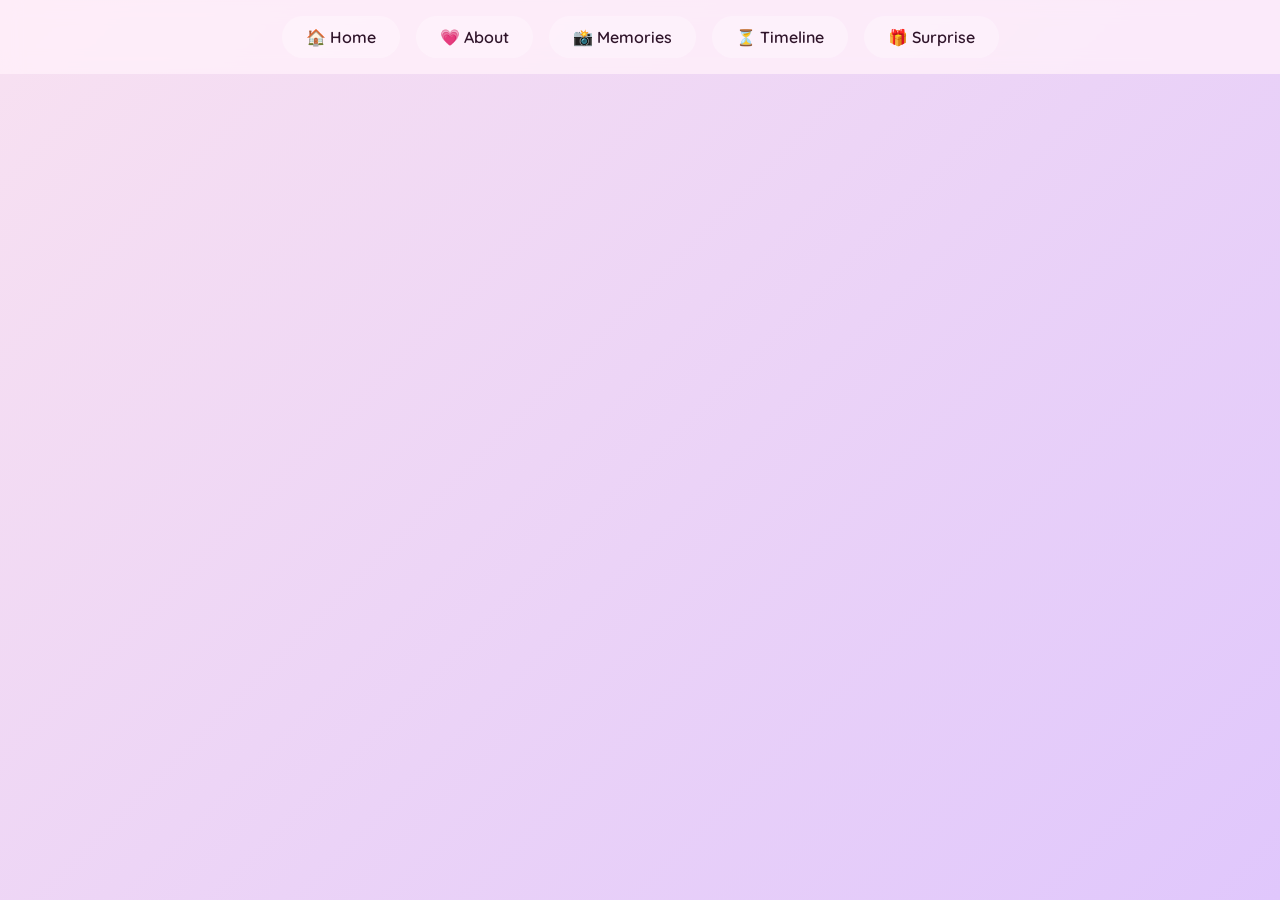
<file: index.html>
<!DOCTYPE html>
<html lang="en">
<head>
    <meta charset="UTF-8">
    <meta name="viewport" content="width=device-width, initial-scale=1.0">
    <title>Happy Birthday Shama Parween 🎂</title>
    
    <!-- Google Fonts -->
    <link href="https://fonts.googleapis.com/css2?family=Quicksand:wght@400;600;700&family=Dancing+Script:wght@700&family=Great+Vibes&family=Poppins:wght@800&display=swap" rel="stylesheet">
    
    <!-- Font Awesome Icons -->
    <link rel="stylesheet" href="https://cdnjs.cloudflare.com/ajax/libs/font-awesome/6.0.0-beta3/css/all.min.css">
    
    <!-- CSS File -->
    <link rel="stylesheet" href="style.css">
</head>
<body>
    <!-- Navigation Bar -->
    <nav class="navbar">
        <a href="index.html">🏠 Home</a>
        <a href="about.html">💗 About</a>
        <a href="memories.html">📸 Memories</a>
        <a href="timeline.html">⏳ Timeline</a>
        <a href="surprise.html">🎁 Surprise</a>
    </nav>

    <!-- COUNTDOWN OVERLAY -->
    <div id="countdown-overlay" class="countdown-overlay">
        <div class="countdown-container">
            <h2 class="countdown-title">✨ जन्मदिन की तैयारी ✨</h2>
            <div class="countdown-wrapper">
                <div id="countdown-number" class="countdown-number">10</div>
            </div>
            <p class="countdown-message">कुछ ही पलों में शुरू होगा जादू...</p>
            <div class="countdown-hearts">
                <i class="fas fa-heart"></i>
                <i class="fas fa-heart"></i>
                <i class="fas fa-heart"></i>
                <i class="fas fa-heart"></i>
                <i class="fas fa-heart"></i>
            </div>
        </div>
    </div>

    <!-- BIRTHDAY WISH - MD ABU HASAN to SHAHNA PARWEEN -->
    <div id="birthday-wish" class="birthday-wish-container" style="display: none;">
        <div class="birthday-wish-content">
            <div class="wish-background">
                <div class="wish-particle"></div>
                <div class="wish-particle"></div>
                <div class="wish-particle"></div>
                <div class="wish-particle"></div>
                <div class="wish-particle"></div>
            </div>
            
            <div class="wish-main">
                <!-- From - MD Abu Hasan -->
                <div class="wish-from">
                    <span class="from-text">💝 MD ABU HASAN 💝</span>
                </div>
                
                <!-- Wishing Text -->
                <div class="wish-heart">
                    <i class="fas fa-heart"></i>
                    <i class="fas fa-heart"></i>
                    <i class="fas fa-heart"></i>
                </div>
                
                <div class="wish-message-line">
                    <span class="message-text">Wishing Happy Birthday to</span>
                </div>
                
                <!-- To - Shahnaz Parween (Main Birthday Person) -->
                <div class="wish-name-container">
                    <span class="wish-name">SHAMA</span>
                    <span class="wish-name">PARWEEN</span>
                </div>
                
                <div class="wish-decoration">
                    <i class="fas fa-star"></i>
                    <i class="fas fa-star"></i>
                    <i class="fas fa-star"></i>
                    <i class="fas fa-star"></i>
                    <i class="fas fa-star"></i>
                </div>
                
                <p class="wish-message">तुम्हारे बिना अधूरा हूँ, तुम ही मेरी पूर्णता हो 💕</p>
            </div>
            
            <div class="wish-progress">
                <div class="progress-bar" id="progressBar"></div>
            </div>
            
            <p class="wish-continue" id="continue-text">जारी रखने के लिए क्लिक करें ➡️</p>
        </div>
    </div>

    <!-- MAIN CONTENT (Home Page) -->
    <div id="main-content" style="display: none;">
        <div class="hero">
            <h1 class="glow-text">Happy Birthday <span class="name rainbow-text">Shama parween</span> ❤️</h1>
            
            <div class="shayari-box glass-card">
                <div class="shayari-container">
                    <div class="stylish-shayari-line">"तेरी आँखों में खो जाऊं,</div>
                    <div class="stylish-shayari-line">तेरी बाहों में सो जाऊं,</div>
                    <div class="stylish-shayari-line">तू मिली तो मिल गया जहाँ,</div>
                    <div class="stylish-shayari-line">अब और क्या पाऊं..."</div>
                </div>
            </div>
            
            <div id="typing-text" class="typing-pro"></div>
            
            <div class="hearts-3d">
                <i class="fas fa-heart heart-3d"></i>
                <i class="fas fa-heart heart-3d"></i>
                <i class="fas fa-heart heart-3d"></i>
                <i class="fas fa-heart heart-3d"></i>
                <i class="fas fa-heart heart-3d"></i>
            </div>
            
            <button class="magnetic-btn ripple" onclick="showDailyQuote()">
                <i class="fas fa-heart"></i> Daily Love Quote
            </button>
            
            <div id="daily-quote" class="daily-quote glass-card"></div>
        </div>
    </div>

    <!-- FOOTER -->
    <footer id="footer" class="footer" style="display: none;">
        <p class="wave-text">💗 तेरे बिना अधूरा हूँ, तू ही मेरी पूर्णता है 💗</p>
    </footer>

    <script src="script.js"></script>
</body>
</html>
</file>
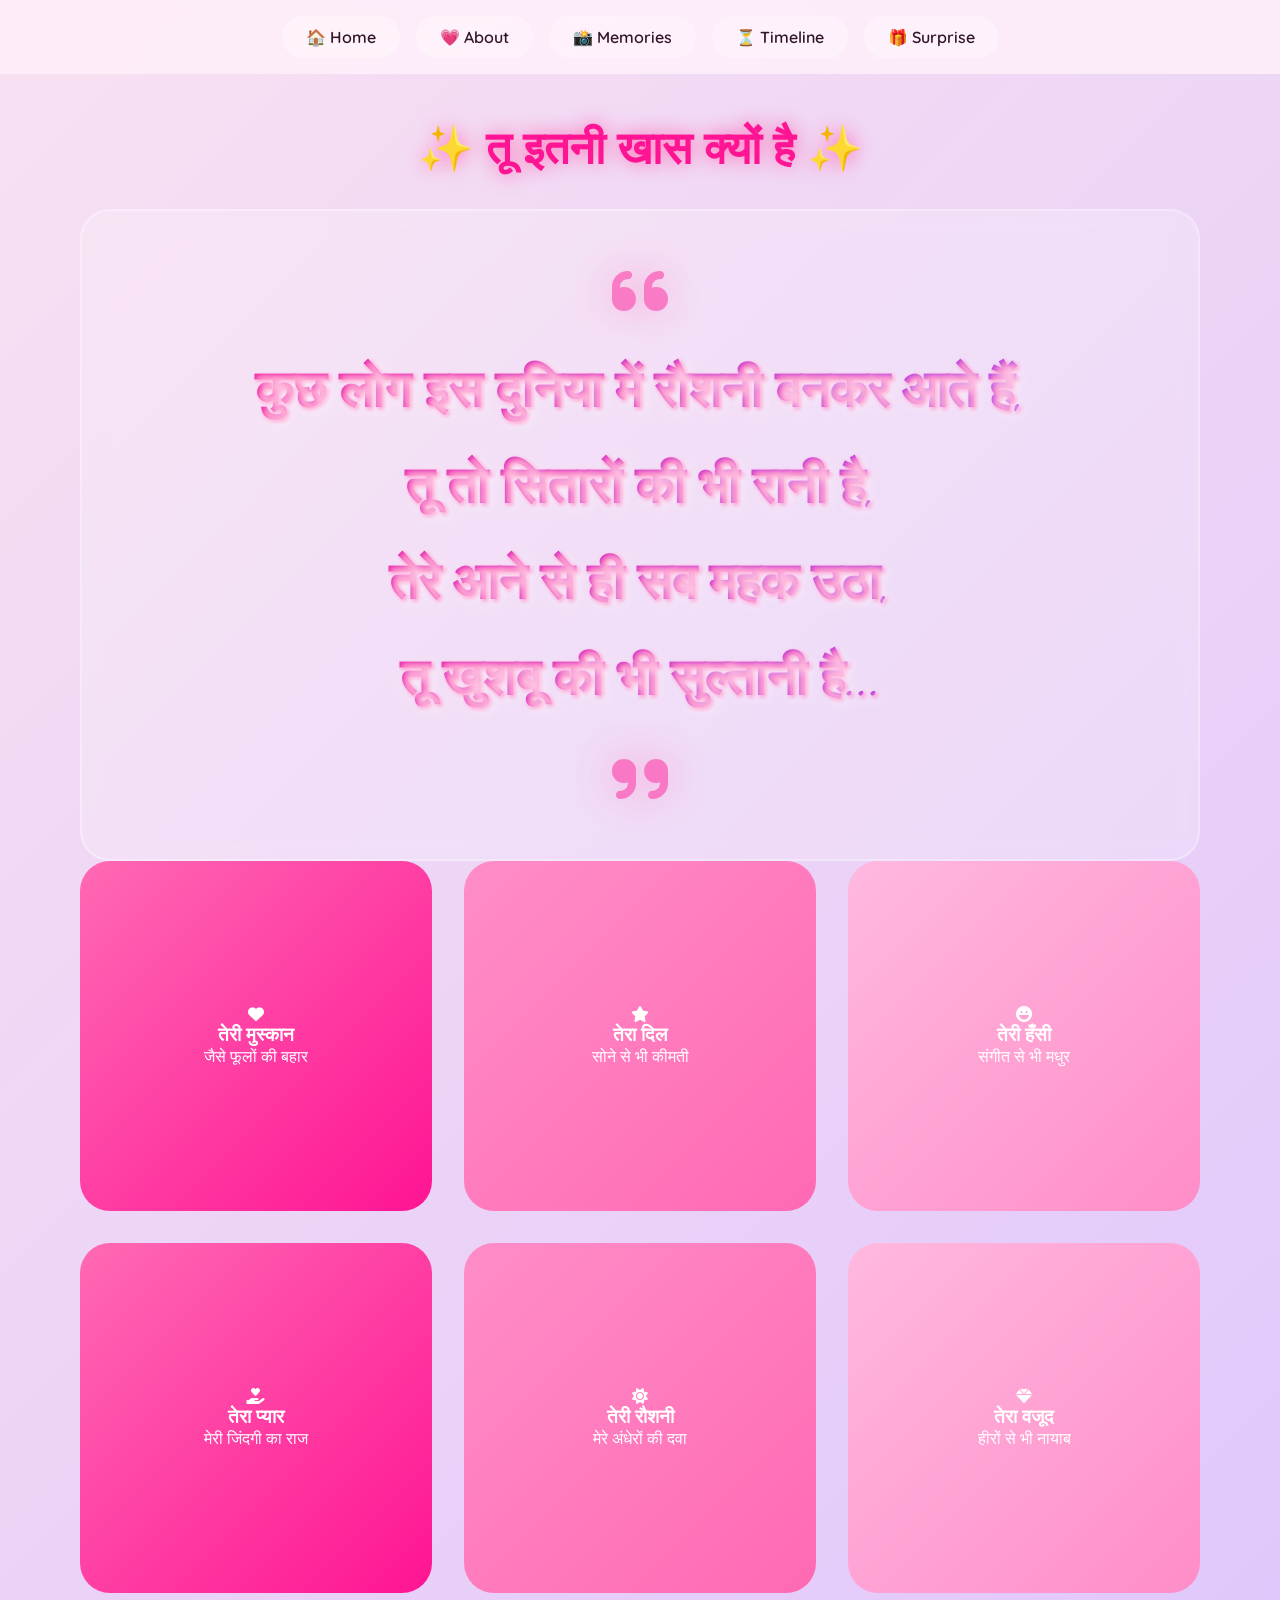
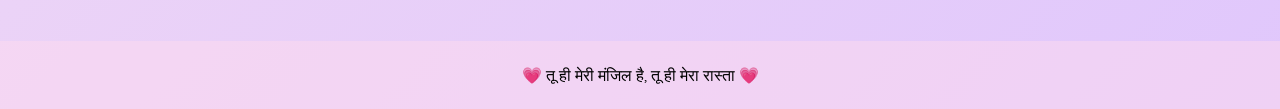
<file: about.html>
<!DOCTYPE html>
<html lang="en">
<head>
    <meta charset="UTF-8">
    <meta name="viewport" content="width=device-width, initial-scale=1.0">
    <title>Why You're Special 💗</title>
    
    <!-- Google Fonts -->
    <link href="https://fonts.googleapis.com/css2?family=Quicksand:wght@400;600;700&family=Dancing+Script:wght@700&display=swap" rel="stylesheet">
    
    <!-- Font Awesome Icons -->
    <link rel="stylesheet" href="https://cdnjs.cloudflare.com/ajax/libs/font-awesome/6.0.0-beta3/css/all.min.css">
    
    <!-- CSS File -->
    <link rel="stylesheet" href="style.css">
</head>
<body>
    <!-- Navigation Bar -->
    <nav class="navbar">
        <a href="index.html">🏠 Home</a>
        <a href="about.html">💗 About</a>
        <a href="memories.html">📸 Memories</a>
        <a href="timeline.html">⏳ Timeline</a>
        <a href="surprise.html">🎁 Surprise</a>
    </nav>

    <!-- Main Content -->
    <div class="wrapper">
        <h2 class="page-title glow-text">✨ तू इतनी खास क्यों है ✨</h2>
        
        <!-- Featured Shayari -->
        <!-- Featured Shayari - YEH LAGAO -->
         <div class="featured-shayari glass-card">
            <i class="fas fa-quote-left quote-icon"></i>
            <div class="featured-shayari-text">
             <div class="shayari-line-big">कुछ लोग इस दुनिया में रौशनी बनकर आते हैं,</div>
             <div class="shayari-line-big">तू तो सितारों की भी रानी है,</div>
             <div class="shayari-line-big">तेरे आने से ही सब महक उठा,</div>
             <div class="shayari-line-big">तू खुशबू की भी सुल्तानी है...</div>
            </div>
            <i class="fas fa-quote-right quote-icon"></i>
         </div>
        
        <!-- 3D Cards Grid -->
        <div class="card-grid-3d">
            <!-- Card 1 -->
            <div class="card-3d">
                <div class="card-inner">
                    <div class="card-front" style="background: linear-gradient(135deg, #ff69b4, #ff1493);">
                        <i class="fas fa-heart card-icon"></i>
                        <h3>तेरी मुस्कान</h3>
                        <p>जैसे फूलों की बहार</p>
                    </div>
                    <!-- Card Back mein yeh lagao -->
                    <div class="card-back" style="background: linear-gradient(135deg, #c77dff, #9f4dff);">
                     <div class="card-shayari">"तेरी हँसी से महके फिजाएं"</div>
                     <i class="fas fa-star card-icon-small"></i>
                    </div>
                </div>
            </div>
            
            <!-- Card 2 -->
            <div class="card-3d">
                <div class="card-inner">
                    <div class="card-front" style="background: linear-gradient(135deg, #ff8dc7, #ff69b4);">
                        <i class="fas fa-star card-icon"></i>
                        <h3>तेरा दिल</h3>
                        <p>सोने से भी कीमती</p>
                    </div>
                    <div class="card-back" style="background: linear-gradient(135deg, #9f4dff, #7d3cff);">
                        <p class="shayari-small">"दिल तेरा कितना प्यारा है"</p>
                        <i class="fas fa-heart"></i>
                    </div>
                </div>
            </div>
            
            <!-- Card 3 -->
            <div class="card-3d">
                <div class="card-inner">
                    <div class="card-front" style="background: linear-gradient(135deg, #ffb8e0, #ff8dc7);">
                        <i class="fas fa-laugh card-icon"></i>
                        <h3>तेरी हँसी</h3>
                        <p>संगीत से भी मधुर</p>
                    </div>
                    <div class="card-back" style="background: linear-gradient(135deg, #7d3cff, #5a2dff);">
                        <p class="shayari-small">"हँसी तेरी बहुत सुहानी है"</p>
                        <i class="fas fa-music"></i>
                    </div>
                </div>
            </div>
            
            <!-- Card 4 -->
            <div class="card-3d">
                <div class="card-inner">
                    <div class="card-front" style="background: linear-gradient(135deg, #ff69b4, #ff1493);">
                        <i class="fas fa-hand-holding-heart card-icon"></i>
                        <h3>तेरा प्यार</h3>
                        <p>मेरी जिंदगी का राज</p>
                    </div>
                    <div class="card-back" style="background: linear-gradient(135deg, #5a2dff, #3a1fff);">
                        <p class="shayari-small">"प्यार तेरा ही सहारा है"</p>
                        <i class="fas fa-heartbeat"></i>
                    </div>
                </div>
            </div>
            
            <!-- Card 5 -->
            <div class="card-3d">
                <div class="card-inner">
                    <div class="card-front" style="background: linear-gradient(135deg, #ff8dc7, #ff69b4);">
                        <i class="fas fa-sun card-icon"></i>
                        <h3>तेरी रौशनी</h3>
                        <p>मेरे अंधेरों की दवा</p>
                    </div>
                    <div class="card-back" style="background: linear-gradient(135deg, #3a1fff, #1a0fff);">
                        <p class="shayari-small">"तू रौशनी है मेरी"</p>
                        <i class="fas fa-sun"></i>
                    </div>
                </div>
            </div>
            
            <!-- Card 6 -->
            <div class="card-3d">
                <div class="card-inner">
                    <div class="card-front" style="background: linear-gradient(135deg, #ffb8e0, #ff8dc7);">
                        <i class="fas fa-gem card-icon"></i>
                        <h3>तेरा वजूद</h3>
                        <p>हीरों से भी नायाब</p>
                    </div>
                    <div class="card-back" style="background: linear-gradient(135deg, #1a0fff, #0000ff);">
                        <p class="shayari-small">"तू अनमोल है मेरे लिए"</p>
                        <i class="fas fa-crown"></i>
                    </div>
                </div>
            </div>
        </div>
    </div>

    <!-- Footer -->
    <footer class="footer">
        <p class="wave-text">💗 तू ही मेरी मंजिल है, तू ही मेरा रास्ता 💗</p>
    </footer>

    <script src="script.js"></script>
</body>
</html>
</file>
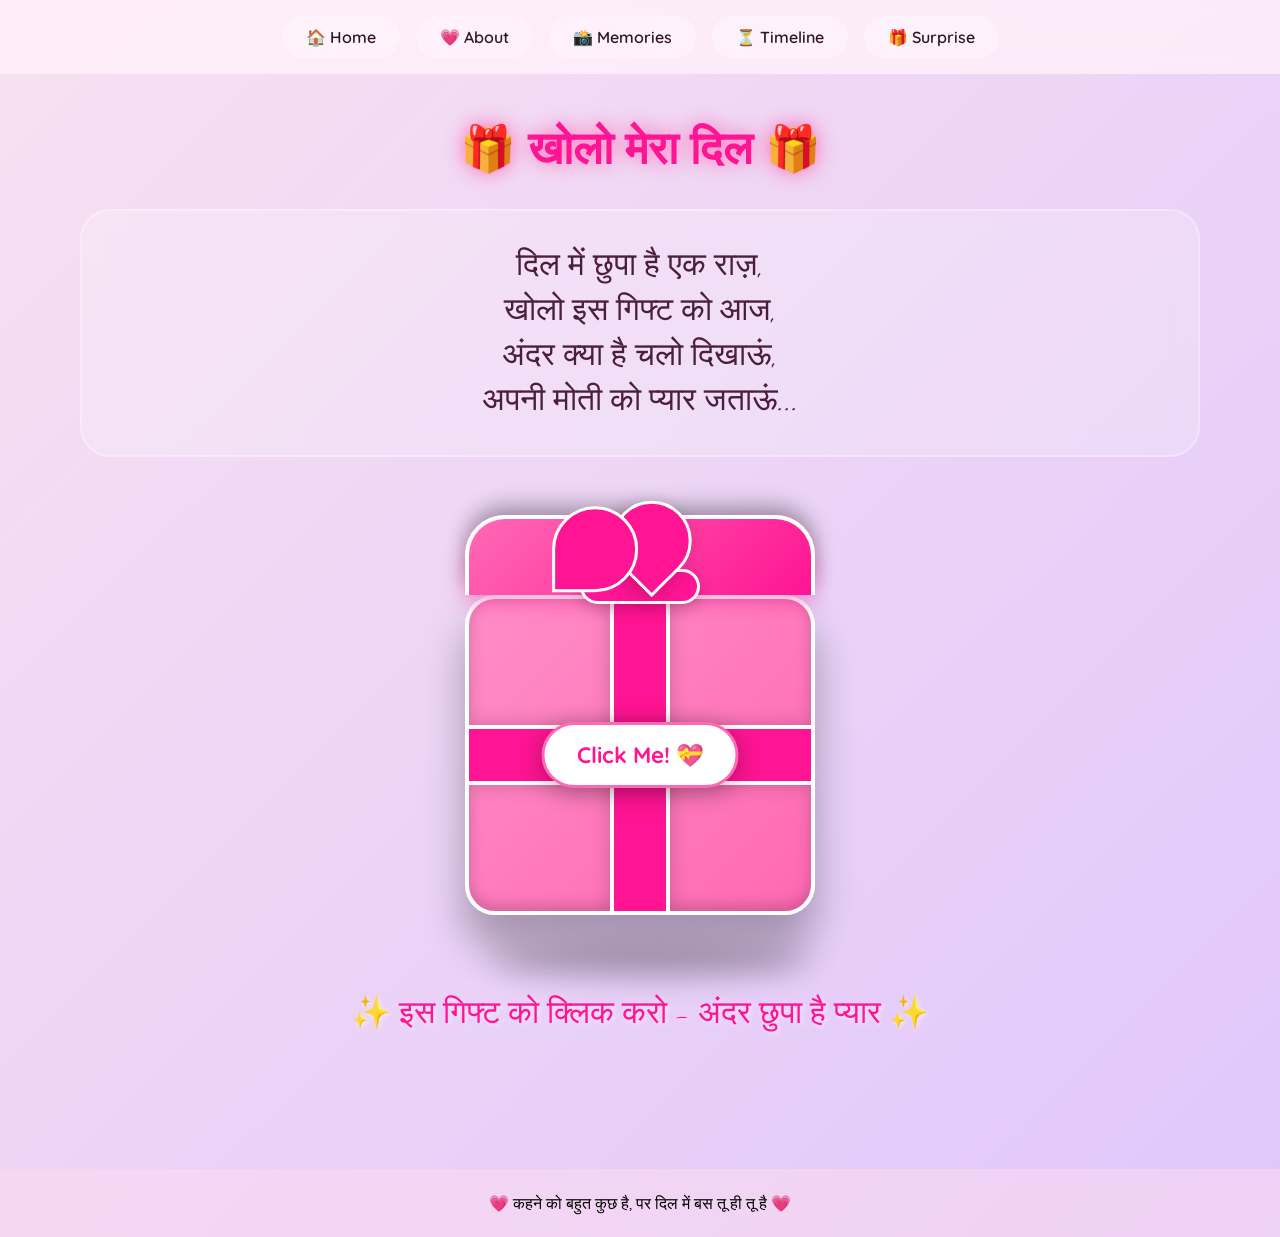
<file: surprise.html>
<!DOCTYPE html>
<html lang="en">
<head>
    <meta charset="UTF-8">
    <meta name="viewport" content="width=device-width, initial-scale=1.0">
    <title>Secret Surprise 🎁</title>
    
    <!-- Google Fonts -->
    <link href="https://fonts.googleapis.com/css2?family=Quicksand:wght@400;600;700&family=Dancing+Script:wght@700&family=Great+Vibes&display=swap" rel="stylesheet">
    
    <!-- Font Awesome Icons -->
    <link rel="stylesheet" href="https://cdnjs.cloudflare.com/ajax/libs/font-awesome/6.0.0-beta3/css/all.min.css">
    
    <!-- CSS File -->
    <link rel="stylesheet" href="style.css">
</head>
<body>
    <!-- Navigation Bar -->
    <nav class="navbar">
        <a href="index.html">🏠 Home</a>
        <a href="about.html">💗 About</a>
        <a href="memories.html">📸 Memories</a>
        <a href="timeline.html">⏳ Timeline</a>
        <a href="surprise.html">🎁 Surprise</a>
    </nav>

    <!-- Main Content -->
    <div class="wrapper">
        <h2 class="page-title glow-text">🎁 खोलो मेरा दिल 🎁</h2>
        
        <!-- Teaser Shayari -->
        <div class="teaser-shayari glass-card">
            <p class="teaser-text">दिल में छुपा है एक राज़,<br>
            खोलो इस गिफ्ट को आज,<br>
            अंदर क्या है चलो दिखाऊं,<br>
            अपनी मोती को प्यार जताऊं...</p>
        </div>
        
        <!-- MAIN GIFT BOX WITH INSIDE MESSAGE -->
        <div class="gift-container">
            <div class="magic-gift-box" id="magicGiftBox" onclick="openGift()">
                <!-- Gift Lid -->
                <div class="gift-lid" id="giftLid">
                    <div class="lid-bow"></div>
                    <div class="lid-ribbon"></div>
                </div>
                
                <!-- Gift Body -->
                <div class="gift-body" id="giftBody">
                    <div class="body-ribbon-vertical"></div>
                    <div class="body-ribbon-horizontal"></div>
                    
                    <!-- MESSAGE INSIDE GIFT BOX (CHHUPA HUA) -->
                    <div class="inside-message" id="insideMessage">
                        <div class="message-wrapper">
                            <span class="inside-line1">You are my</span>
                            <span class="inside-line2">MOTI</span>
                            <div class="inside-hearts">
                                <i class="fas fa-heart"></i>
                                <i class="fas fa-heart"></i>
                                <i class="fas fa-heart"></i>
                            </div>
                        </div>
                    </div>
                    
                    <!-- Gift Tag -->
                    <div class="gift-tag">Click Me! 💝</div>
                </div>
                
                <!-- Gift Shadow -->
                <div class="gift-shadow"></div>
            </div>
            
            <p class="click-instruction">✨ इस गिफ्ट को क्लिक करो - अंदर छुपा है प्यार ✨</p>
        </div>
        
        <!-- Confetti Container -->
        <div id="confetti-container" class="confetti-container"></div>
    </div>

    <!-- Footer -->
    <footer class="footer">
        <p class="wave-text">💗 कहने को बहुत कुछ है, पर दिल में बस तू ही तू है 💗</p>
    </footer>

    <script>
        function openGift() {
            const giftBox = document.getElementById('magicGiftBox');
            const giftLid = document.getElementById('giftLid');
            const insideMessage = document.getElementById('insideMessage');
            const instruction = document.querySelector('.click-instruction');
            
            // Pehle se open hai to fir se open na ho
            if (giftBox.classList.contains('opened')) return;
            
            // Gift open animation
            giftBox.classList.add('opened');
            giftLid.classList.add('lid-open');
            
            // Message bahar aayega
            setTimeout(() => {
                insideMessage.classList.add('message-revealed');
                instruction.innerHTML = '🎉 मुबारक हो! तुम्हें प्यार मिल गया 🎉';
                
                // Confetti explosion
                createExplosion();
                
                // Extra hearts animation
                createFloatingHearts();
                
            }, 500);
            
            // Vibrate on mobile
            if (navigator.vibrate) {
                navigator.vibrate([100, 50, 200]);
            }
        }
        
        function createExplosion() {
            const colors = ['#ff69b4', '#ff1493', '#ffb8e0', '#c77dff', '#9f4dff', '#ff0000', '#ffa500', '#ffff00', '#00ff00', '#0000ff'];
            
            for (let i = 0; i < 100; i++) {
                setTimeout(() => {
                    const piece = document.createElement('div');
                    piece.className = 'explosion-piece';
                    
                    const size = Math.random() * 15 + 8;
                    const left = Math.random() * 100;
                    const color = colors[Math.floor(Math.random() * colors.length)];
                    const shape = Math.random() > 0.5 ? '50%' : '0';
                    const rotation = Math.random() * 360;
                    
                    piece.style.width = size + 'px';
                    piece.style.height = size + 'px';
                    piece.style.left = left + '%';
                    piece.style.top = '-20px';
                    piece.style.backgroundColor = color;
                    piece.style.borderRadius = shape;
                    piece.style.transform = `rotate(${rotation}deg)`;
                    piece.style.animation = `explosionFall ${Math.random() * 2 + 2}s linear forwards`;
                    
                    document.body.appendChild(piece);
                    
                    setTimeout(() => piece.remove(), 3000);
                }, i * 10);
            }
        }
        
        function createFloatingHearts() {
            for (let i = 0; i < 30; i++) {
                setTimeout(() => {
                    const heart = document.createElement('i');
                    heart.className = 'fas fa-heart floating-heart';
                    heart.style.left = Math.random() * 100 + '%';
                    heart.style.top = '50%';
                    heart.style.color = `hsl(${Math.random() * 50 + 320}, 100%, 70%)`;
                    heart.style.fontSize = (Math.random() * 30 + 20) + 'px';
                    heart.style.animation = `floatUp ${Math.random() * 2 + 2}s linear forwards`;
                    
                    document.body.appendChild(heart);
                    
                    setTimeout(() => heart.remove(), 3000);
                }, i * 50);
            }
        }
    </script>
    
    <script src="script.js"></script>
</body>
</html>
</file>
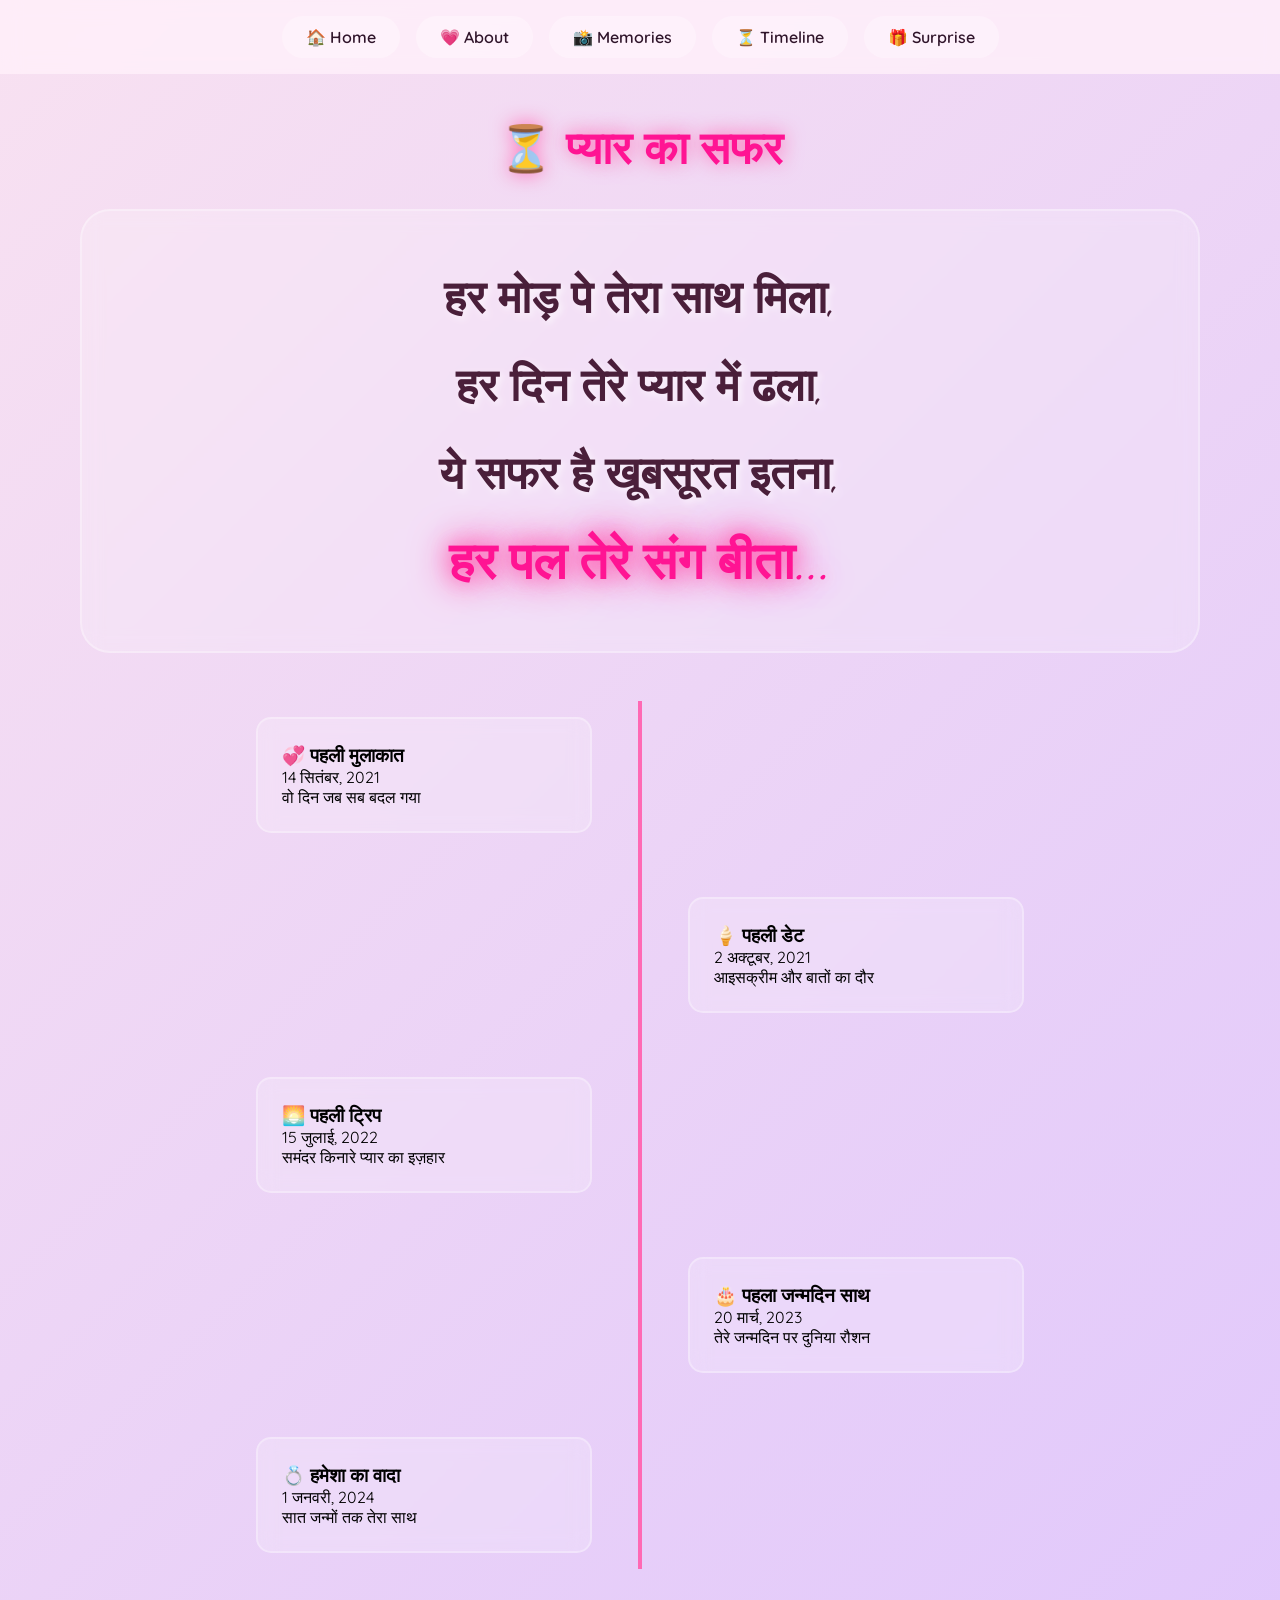
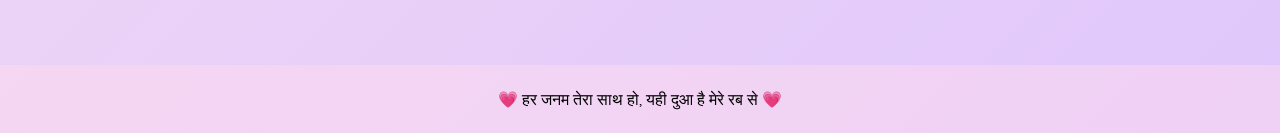
<file: timeline.html>
<!DOCTYPE html>
<html lang="en">
<head>
    <meta charset="UTF-8">
    <meta name="viewport" content="width=device-width, initial-scale=1.0">
    <title>Our Love Story ⏳</title>
    
    <!-- Google Fonts -->
    <link href="https://fonts.googleapis.com/css2?family=Quicksand:wght@400;600;700&family=Dancing+Script:wght@700&display=swap" rel="stylesheet">
    
    <!-- Font Awesome Icons -->
    <link rel="stylesheet" href="https://cdnjs.cloudflare.com/ajax/libs/font-awesome/6.0.0-beta3/css/all.min.css">
    
    <!-- CSS File -->
    <link rel="stylesheet" href="style.css">
</head>
<body>
    <!-- Navigation Bar -->
    <nav class="navbar">
        <a href="index.html">🏠 Home</a>
        <a href="about.html">💗 About</a>
        <a href="memories.html">📸 Memories</a>
        <a href="timeline.html">⏳ Timeline</a>
        <a href="surprise.html">🎁 Surprise</a>
    </nav>

    <!-- Main Content -->
    <div class="wrapper">
        <h2 class="page-title glow-text">⏳ प्यार का सफर</h2>
        
        <!-- Love Couplet -->
        <!-- Love Couplet - YEH LAGAO -->
        <div class="couplet-box glass-card">
         <div class="couplet-container">
           <div class="couplet-line">हर मोड़ पे तेरा साथ मिला,</div>
           <div class="couplet-line">हर दिन तेरे प्यार में ढला,</div>
           <div class="couplet-line">ये सफर है खूबसूरत इतना,</div>
           <div class="couplet-line romantic-line">हर पल तेरे संग बीता...</div>
         </div>
        </div>
        
        <!-- Timeline -->
        <div class="timeline">
            <!-- Item 1 -->
            <div class="timeline-item left reveal-on-scroll">
                <div class="timeline-content glass-card">
                    <h3>💞 पहली मुलाकात</h3>
                    <p class="date">14 सितंबर, 2021</p>
                    <p class="timeline-desc">वो दिन जब सब बदल गया</p>
                </div>
            </div>
            
            <!-- Item 2 -->
            <div class="timeline-item right reveal-on-scroll">
                <div class="timeline-content glass-card">
                    <h3>🍦 पहली डेट</h3>
                    <p class="date">2 अक्टूबर, 2021</p>
                    <p class="timeline-desc">आइसक्रीम और बातों का दौर</p>
                </div>
            </div>
            
            <!-- Item 3 -->
            <div class="timeline-item left reveal-on-scroll">
                <div class="timeline-content glass-card">
                    <h3>🌅 पहली ट्रिप</h3>
                    <p class="date">15 जुलाई, 2022</p>
                    <p class="timeline-desc">समंदर किनारे प्यार का इज़हार</p>
                </div>
            </div>
            
            <!-- Item 4 -->
            <div class="timeline-item right reveal-on-scroll">
                <div class="timeline-content glass-card">
                    <h3>🎂 पहला जन्मदिन साथ</h3>
                    <p class="date">20 मार्च, 2023</p>
                    <p class="timeline-desc">तेरे जन्मदिन पर दुनिया रौशन</p>
                </div>
            </div>
            
            <!-- Item 5 -->
            <div class="timeline-item left reveal-on-scroll">
                <div class="timeline-content glass-card">
                    <h3>💍 हमेशा का वादा</h3>
                    <p class="date">1 जनवरी, 2024</p>
                    <p class="timeline-desc">सात जन्मों तक तेरा साथ</p>
                </div>
            </div>
        </div>
    </div>

    <!-- Footer -->
    <footer class="footer">
        <p class="wave-text">💗 हर जनम तेरा साथ हो, यही दुआ है मेरे रब से 💗</p>
    </footer>

    <script src="script.js"></script>
</body>
</html>
</file>
<file: style.css>
/* ========== GOOGLE FONTS ========== */
@import url('https://fonts.googleapis.com/css2?family=Quicksand:wght@300;400;600;700&family=Dancing+Script:wght@400;700&display=swap');

/* ========== RESET & BASE STYLES ========== */
* {
    margin: 0;
    padding: 0;
    box-sizing: border-box;
}

body {
    font-family: 'Quicksand', sans-serif;
    background: linear-gradient(135deg, #f8e1f1, #e0c7fc);
    min-height: 100vh;
    display: flex;
    flex-direction: column;
    overflow-x: hidden;
}

/* ========== NAVIGATION BAR ========== */
.navbar {
    background: rgba(255, 240, 250, 0.8);
    backdrop-filter: blur(10px);
    padding: 1rem;
    display: flex;
    justify-content: center;
    flex-wrap: wrap;
    gap: 1rem;
    position: sticky;
    top: 0;
    z-index: 100;
}

.navbar a {
    text-decoration: none;
    color: #2f142a;
    padding: 0.7rem 1.5rem;
    border-radius: 50px;
    background: rgba(255, 255, 255, 0.3);
    font-weight: 600;
    transition: all 0.3s ease;
}

.navbar a:hover {
    background: #ff69b4;
    color: white;
    transform: translateY(-3px);
}

/* ========== COUNTDOWN STYLES ========== */
.countdown-overlay {
    position: fixed;
    top: 0;
    left: 0;
    width: 100%;
    height: 100%;
    background: linear-gradient(135deg, #1a0b1a, #2d1a2d);
    display: flex;
    justify-content: center;
    align-items: center;
    z-index: 9999;
    animation: overlayFadeOut 1s ease 10s forwards;
}

@keyframes overlayFadeOut {
    100% { opacity: 0; visibility: hidden; }
}

.countdown-container {
    text-align: center;
    padding: 3rem;
    border-radius: 60px;
    background: rgba(255, 255, 255, 0.05);
    backdrop-filter: blur(10px);
    border: 2px solid rgba(255, 105, 180, 0.3);
    animation: containerGlow 2s ease-in-out infinite;
}

@keyframes containerGlow {
    50% { box-shadow: 0 0 80px rgba(255, 20, 147, 0.8); }
}

.countdown-title {
    font-size: 2.8rem;
    color: white;
    text-shadow: 0 0 20px #ff69b4;
    margin-bottom: 2rem;
    font-family: 'Dancing Script', cursive;
}

.countdown-wrapper {
    position: relative;
    width: 350px;
    height: 350px;
    margin: 2rem auto;
    display: flex;
    justify-content: center;
    align-items: center;
}

.countdown-wrapper::before {
    content: '';
    position: absolute;
    width: 100%;
    height: 100%;
    border-radius: 50%;
    border: 4px solid transparent;
    border-top-color: #ff69b4;
    border-right-color: #ff1493;
    animation: spin 2s linear infinite;
}

@keyframes spin {
    100% { transform: rotate(360deg); }
}

.countdown-number {
    font-size: 12rem;
    font-weight: 800;
    color: white;
    text-shadow: 0 0 40px #ff1493;
    animation: numberPulse 1s ease-in-out;
}

@keyframes numberPulse {
    50% { transform: scale(1.5); opacity: 1; }
}

.countdown-message {
    font-size: 1.6rem;
    color: rgba(255, 255, 255, 0.9);
    margin-top: 2rem;
    font-family: 'Dancing Script', cursive;
}

/* ========== MAIN CONTENT ========== */
.hero {
    display: flex;
    flex-direction: column;
    align-items: center;
    justify-content: center;
    min-height: 80vh;
    text-align: center;
    padding: 2rem;
}

.glow-text {
    font-size: 3.5rem;
    color: white;
    text-shadow: 0 0 20px #ff69b4;
    margin-bottom: 1rem;
}

.name {
    color: #ff1493;
}

.rainbow-text {
    background: linear-gradient(90deg, #ff0000, #ff7f00, #ffff00, #00ff00, #0000ff, #4b0082, #8f00ff);
    -webkit-background-clip: text;
    background-clip: text;
    color: transparent;
}

/* ========== GLASS CARD ========== */
.glass-card {
    background: rgba(255, 255, 255, 0.2);
    backdrop-filter: blur(10px);
    border: 2px solid rgba(255, 255, 255, 0.3);
    border-radius: 30px;
    padding: 2rem;
}

/* ========== TYPING EFFECT ========== */
.typing-pro {
    font-size: 2rem;
    font-family: 'Dancing Script', cursive;
    color: #ff1493;
    border-right: 3px solid #ff69b4;
    white-space: nowrap;
    margin: 2rem auto;
    animation: typing 3.5s steps(40, end), blink-caret 0.75s step-end infinite;
}

@keyframes typing {
    from { width: 0; }
    to { width: 100%; }
}

@keyframes blink-caret {
    50% { border-color: transparent; }
}

/* ========== BUTTON ========== */
.magnetic-btn {
    padding: 1rem 2.5rem;
    background: linear-gradient(45deg, #ff69b4, #ff1493);
    border: none;
    border-radius: 50px;
    color: white;
    font-weight: 600;
    font-size: 1.2rem;
    cursor: pointer;
    transition: 0.3s;
}

.magnetic-btn:hover {
    transform: scale(1.1);
}

/* ========== FOOTER ========== */
.footer {
    text-align: center;
    padding: 1.5rem;
    background: rgba(255, 220, 240, 0.5);
    margin-top: auto;
}

/* ========== WRAPPER ========== */
.wrapper {
    max-width: 1200px;
    margin: 2rem auto;
    padding: 1rem;
    flex: 1;
    width: 90%;
}

.page-title {
    text-align: center;
    font-size: 2.8rem;
    color: #ff1493;
    margin-bottom: 2rem;
    font-family: 'Dancing Script', cursive;
}

/* ========== CARD GRID ========== */
.card-grid-3d {
    display: grid;
    grid-template-columns: repeat(auto-fit, minmax(280px, 1fr));
    gap: 2rem;
}

.card-3d {
    perspective: 1500px;
    height: 350px;
}

.card-inner {
    position: relative;
    width: 100%;
    height: 100%;
    transition: transform 0.8s;
    transform-style: preserve-3d;
    cursor: pointer;
}

.card-3d:hover .card-inner {
    transform: rotateY(180deg);
}

.card-front, .card-back {
    position: absolute;
    width: 100%;
    height: 100%;
    backface-visibility: hidden;
    border-radius: 30px;
    padding: 2rem;
    display: flex;
    flex-direction: column;
    justify-content: center;
    align-items: center;
    color: white;
}

.card-back {
    transform: rotateY(180deg);
}

/* ========== GALLERY ========== */
.gallery-grid {
    display: grid;
    grid-template-columns: repeat(auto-fit, minmax(280px, 1fr));
    gap: 1.5rem;
    margin: 2rem 0;
}

.gallery-item {
    position: relative;
    border-radius: 20px;
    overflow: hidden;
    aspect-ratio: 1;
    cursor: pointer;
}

.gallery-item img {
    width: 100%;
    height: 100%;
    object-fit: cover;
    transition: transform 0.5s;
}

.gallery-item:hover img {
    transform: scale(1.1);
}

.gallery-overlay {
    position: absolute;
    bottom: 0;
    left: 0;
    right: 0;
    background: linear-gradient(to top, #ff69b4, transparent);
    color: white;
    padding: 2rem 1rem 1rem;
    text-align: center;
    transform: translateY(100%);
    transition: transform 0.3s;
}

.gallery-item:hover .gallery-overlay {
    transform: translateY(0);
}

/* ========== TIMELINE ========== */
.timeline {
    position: relative;
    max-width: 800px;
    margin: 3rem auto;
}

.timeline::before {
    content: '';
    position: absolute;
    width: 4px;
    background: #ff69b4;
    top: 0;
    bottom: 0;
    left: 50%;
    transform: translateX(-50%);
}

.timeline-item {
    padding: 1rem;
    position: relative;
    width: 50%;
    margin-bottom: 2rem;
}

.timeline-item.left {
    left: 0;
    padding-right: 3rem;
}

.timeline-item.right {
    left: 50%;
    padding-left: 3rem;
}

.timeline-content {
    padding: 1.5rem;
    border-radius: 15px;
}

/* ========== SURPRISE ========== */
.surprise-box {
    max-width: 500px;
    margin: 2rem auto;
    text-align: center;
    padding: 3rem;
}

#password {
    width: 100%;
    padding: 1rem;
    border: 2px solid #ff69b4;
    border-radius: 50px;
    margin: 1rem 0;
}

.gift-box {
    font-size: 6rem;
    cursor: pointer;
    animation: wobble 2s infinite;
}

@keyframes wobble {
    25% { transform: rotate(-10deg) scale(1.1); }
    75% { transform: rotate(10deg) scale(1.1); }
}

/* ========== RESPONSIVE ========== */
@media (max-width: 768px) {
    .countdown-number {
        font-size: 6rem;
    }
    
    .countdown-wrapper {
        width: 200px;
        height: 200px;
    }
    
    .timeline::before {
        left: 30px;
    }
    
    .timeline-item {
        width: 100%;
        left: 0 !important;
        padding-left: 70px !important;
    }
}


/* ========== STYLISH BADA FONT SHAYARI ========== */

/* Main Shayari Container */
.shayari-container {
    text-align: center;
    padding: 1.5rem;
}

.stylish-shayari-line {
    font-size: 2.8rem;
    line-height: 3.8rem;
    font-family: 'Dancing Script', cursive;
    color: #4a1f3a;
    text-shadow: 3px 3px 6px rgba(255, 255, 255, 0.8), 0 0 10px #ff69b4;
    margin: 1rem 0;
    animation: fadeInLine 0.5s ease;
    font-weight: 700;
    letter-spacing: 1px;
}

.stylish-shayari-line:nth-child(1) { animation-delay: 0.1s; }
.stylish-shayari-line:nth-child(2) { animation-delay: 0.3s; }
.stylish-shayari-line:nth-child(3) { animation-delay: 0.5s; }
.stylish-shayari-line:nth-child(4) { animation-delay: 0.7s; }

@keyframes fadeInLine {
    from {
        opacity: 0;
        transform: translateY(20px);
    }
    to {
        opacity: 1;
        transform: translateY(0);
    }
}

.shayari-decoration {
    margin-top: 2rem;
    display: flex;
    justify-content: center;
    gap: 2rem;
}

.shayari-decoration i {
    font-size: 2.5rem;
    color: #ff1493;
    animation: heartBeat 1.5s infinite;
    filter: drop-shadow(0 0 15px #ff69b4);
}

.shayari-decoration i:nth-child(1) { animation-delay: 0s; }
.shayari-decoration i:nth-child(2) { animation-delay: 0.3s; }
.shayari-decoration i:nth-child(3) { animation-delay: 0.6s; }

/* Featured Shayari Big */
.featured-shayari {
    text-align: center;
    padding: 3rem;
    position: relative;
}

.quote-icon {
    font-size: 4rem;
    color: #ff1493;
    opacity: 0.5;
    margin: 0 1rem;
    filter: drop-shadow(0 0 20px #ff69b4);
}

.featured-shayari-text {
    margin: 2rem 0;
}

.shayari-line-big {
    font-size: 3.2rem;
    line-height: 4.5rem;
    font-family: 'Dancing Script', cursive;
    color: #4a1f3a;
    text-shadow: 4px 4px 8px rgba(255, 255, 255, 0.7), 2px 2px 4px #ff69b4;
    margin: 1.5rem 0;
    font-weight: 700;
    background: linear-gradient(135deg, #ff1493, #9f4dff);
    -webkit-background-clip: text;
    background-clip: text;
    -webkit-text-fill-color: transparent;
    animation: glowText 2s infinite;
}

@keyframes glowText {
    0%, 100% { text-shadow: 0 0 20px #ff69b4, 0 0 40px #ff1493; }
    50% { text-shadow: 0 0 40px #ff69b4, 0 0 80px #ff1493, 0 0 120px #ff1493; }
}

/* Card Shayari */
.card-shayari {
    font-size: 2.2rem;
    line-height: 3rem;
    font-family: 'Dancing Script', cursive;
    color: white;
    text-shadow: 2px 2px 4px rgba(0, 0, 0, 0.3), 0 0 20px rgba(255, 255, 255, 0.5);
    margin: 1.5rem 0;
    font-weight: 600;
    text-align: center;
    animation: cardShayariGlow 2s infinite;
}

@keyframes cardShayariGlow {
    0%, 100% { text-shadow: 0 0 15px white, 0 0 30px white; }
    50% { text-shadow: 0 0 25px white, 0 0 50px white, 0 0 70px white; }
}

.card-icon-small {
    font-size: 3rem;
    color: white;
    animation: spin 4s linear infinite;
}

/* Poem Box */
.poem-container {
    text-align: center;
}

.poem-line {
    font-size: 2.6rem;
    line-height: 3.8rem;
    font-family: 'Dancing Script', cursive;
    color: #4a1f3a;
    margin: 1.5rem 0;
    font-weight: 600;
    text-shadow: 2px 2px 4px rgba(255, 255, 255, 0.5);
    position: relative;
    display: inline-block;
}

.highlight-line {
    font-size: 3rem;
    background: linear-gradient(45deg, #ff1493, #ff69b4);
    -webkit-background-clip: text;
    background-clip: text;
    -webkit-text-fill-color: transparent;
    font-weight: 800;
    text-shadow: 0 0 30px #ff1493;
    animation: highlightPulse 2s infinite;
}

@keyframes highlightPulse {
    0%, 100% { text-shadow: 0 0 20px #ff1493; }
    50% { text-shadow: 0 0 40px #ff1493, 0 0 60px #ff69b4; }
}

/* Couplet Box */
.couplet-container {
    text-align: center;
}

.couplet-line {
    font-size: 2.8rem;
    line-height: 4rem;
    font-family: 'Dancing Script', cursive;
    color: #4a1f3a;
    margin: 1.5rem 0;
    font-weight: 700;
    text-shadow: 3px 3px 6px rgba(255, 255, 255, 0.6);
    position: relative;
}

.romantic-line {
    font-size: 3.2rem;
    color: #ff1493;
    text-shadow: 0 0 20px #ff69b4, 0 0 40px #ff1493;
    animation: romanticPulse 2s infinite;
}

@keyframes romanticPulse {
    0%, 100% { transform: scale(1); }
    50% { transform: scale(1.05); }
}

/* Teaser Shayari */
.teaser-container {
    text-align: center;
}

.teaser-line {
    font-size: 2.4rem;
    line-height: 3.5rem;
    font-family: 'Dancing Script', cursive;
    color: #4a1f3a;
    margin: 1.2rem 0;
    font-weight: 600;
    opacity: 0.9;
    text-shadow: 2px 2px 4px rgba(255, 255, 255, 0.5);
}

.mystery-line {
    font-size: 2.8rem;
    color: #ff1493;
    font-weight: 700;
    text-shadow: 0 0 15px #ff69b4;
    animation: mysteryGlow 3s infinite;
}

@keyframes mysteryGlow {
    0%, 100% { opacity: 1; }
    50% { opacity: 0.8; text-shadow: 0 0 30px #ff1493, 0 0 60px #ff69b4; }
}

/* Love Letter */
.love-letter {
    padding: 3rem;
}

.letter-heading {
    font-size: 3.2rem;
    font-family: 'Dancing Script', cursive;
    color: #ff1493;
    text-shadow: 2px 2px 4px rgba(255, 255, 255, 0.5), 0 0 20px #ff69b4;
    margin-bottom: 2rem;
    animation: headingGlow 2s infinite;
}

@keyframes headingGlow {
    0%, 100% { text-shadow: 0 0 20px #ff69b4; }
    50% { text-shadow: 0 0 40px #ff1493, 0 0 60px #ff69b4; }
}

.letter-line {
    font-size: 2.2rem;
    line-height: 3.2rem;
    font-family: 'Dancing Script', cursive;
    color: #4a1f3a;
    margin: 1rem 0;
    font-weight: 500;
}

.romantic-highlight {
    font-size: 2.6rem;
    color: #ff1493;
    font-weight: 700;
    text-shadow: 0 0 15px #ff69b4;
    margin: 1.5rem 0;
}

.letter-space {
    height: 1.5rem;
}

.letter-signature {
    font-size: 2.2rem;
    font-family: 'Dancing Script', cursive;
    color: #4a1f3a;
    margin-top: 2rem;
}

.letter-name {
    font-size: 2.8rem;
    font-family: 'Dancing Script', cursive;
    color: #ff1493;
    font-weight: 700;
    text-shadow: 0 0 20px #ff69b4;
    animation: nameGlow 2s infinite;
}

@keyframes nameGlow {
    0%, 100% { text-shadow: 0 0 15px #ff69b4; }
    50% { text-shadow: 0 0 30px #ff1493, 0 0 45px #ff69b4; }
}

/* Daily Quote Stylish */
.daily-quote {
    font-size: 2rem !important;
    font-family: 'Dancing Script', cursive !important;
    line-height: 2.8rem !important;
    font-weight: 600 !important;
    color: #4a1f3a !important;
    padding: 1.5rem 2.5rem !important;
}

/* Timeline Small Shayari */
.shayari-small {
    font-size: 1.8rem !important;
    font-family: 'Dancing Script', cursive !important;
    color: #ff1493 !important;
    margin-top: 1rem !important;
    font-weight: 600 !important;
    text-shadow: 0 0 10px #ff69b4 !important;
}

/* Responsive for Mobile */
@media (max-width: 768px) {
    .stylish-shayari-line {
        font-size: 2rem;
        line-height: 2.8rem;
    }
    
    .shayari-line-big {
        font-size: 2.2rem;
        line-height: 3rem;
    }
    
    .poem-line {
        font-size: 1.8rem;
        line-height: 2.5rem;
    }
    
    .couplet-line {
        font-size: 2rem;
        line-height: 2.8rem;
    }
    
    .teaser-line {
        font-size: 1.8rem;
        line-height: 2.5rem;
    }
    
    .letter-heading {
        font-size: 2.4rem;
    }
    
    .letter-line {
        font-size: 1.6rem;
        line-height: 2.2rem;
    }
    
    .romantic-highlight {
        font-size: 2rem;
    }
    
    .letter-name {
        font-size: 2.2rem;
    }
}

@media (max-width: 480px) {
    .stylish-shayari-line {
        font-size: 1.6rem;
        line-height: 2.2rem;
    }
    
    .shayari-line-big {
        font-size: 1.8rem;
        line-height: 2.4rem;
    }
    
    .poem-line {
        font-size: 1.5rem;
        line-height: 2rem;
    }
    
    .highlight-line {
        font-size: 1.8rem;
    }
}



/* ========== SUPER GIFT BOX STYLES ========== */

.gift-showcase {
    display: flex;
    flex-direction: column;
    align-items: center;
    justify-content: center;
    min-height: 500px;
    margin: 2rem 0;
    position: relative;
}

/* BADA GIFT BOX */
.super-gift-box {
    position: relative;
    width: 350px;
    height: 350px;
    cursor: pointer;
    animation: giftFloat 3s ease-in-out infinite;
    transition: all 0.5s ease;
    z-index: 10;
}

.super-gift-box:hover {
    transform: scale(1.05);
    filter: drop-shadow(0 0 50px #ff1493);
}

@keyframes giftFloat {
    0%, 100% {
        transform: translateY(0) rotate(0deg);
    }
    50% {
        transform: translateY(-20px) rotate(2deg);
    }
}

/* Gift Lid */
.gift-lid {
    position: absolute;
    top: -30px;
    left: 25px;
    width: 300px;
    height: 70px;
    background: linear-gradient(135deg, #ff69b4, #ff1493);
    border-radius: 30px 30px 0 0;
    box-shadow: 0 -5px 15px rgba(0, 0, 0, 0.2);
    z-index: 3;
    transition: all 0.5s ease;
    border: 3px solid white;
}

/* Bow on lid */
.bow {
    position: absolute;
    top: 10px;
    left: 50%;
    transform: translateX(-50%);
    width: 60px;
    height: 60px;
    background: #ff1493;
    border-radius: 50% 50% 0 50%;
    rotate: 45deg;
    box-shadow: 0 5px 15px rgba(0, 0, 0, 0.2);
    border: 2px solid white;
}

.bow::after {
    content: '';
    position: absolute;
    top: 30px;
    left: -30px;
    width: 60px;
    height: 60px;
    background: #ff1493;
    border-radius: 50% 50% 50% 0;
    rotate: -45deg;
    border: 2px solid white;
}

.bow-ribbon {
    position: absolute;
    top: 45px;
    left: 50%;
    transform: translateX(-50%);
    width: 100px;
    height: 30px;
    background: #ff1493;
    border-radius: 15px;
    box-shadow: 0 5px 15px rgba(0, 0, 0, 0.2);
    border: 2px solid white;
}

/* Gift Body */
.gift-body {
    position: absolute;
    top: 40px;
    left: 25px;
    width: 300px;
    height: 280px;
    background: linear-gradient(135deg, #ff8dc7, #ff69b4);
    border-radius: 20px;
    box-shadow: 0 20px 30px rgba(0, 0, 0, 0.3);
    z-index: 2;
    border: 4px solid white;
    overflow: hidden;
}

/* Ribbons on body */
.ribbon-vertical {
    position: absolute;
    top: 0;
    left: 50%;
    transform: translateX(-50%);
    width: 50px;
    height: 100%;
    background: #ff1493;
    border-left: 3px solid white;
    border-right: 3px solid white;
}

.ribbon-horizontal {
    position: absolute;
    top: 50%;
    left: 0;
    transform: translateY(-50%);
    width: 100%;
    height: 50px;
    background: #ff1493;
    border-top: 3px solid white;
    border-bottom: 3px solid white;
}

/* Gift Tag */
.gift-tag {
    position: absolute;
    top: 50%;
    left: 50%;
    transform: translate(-50%, -50%);
    background: white;
    padding: 1rem 2rem;
    border-radius: 50px;
    font-size: 1.3rem;
    font-weight: bold;
    color: #ff1493;
    box-shadow: 0 5px 20px rgba(0, 0, 0, 0.2);
    z-index: 5;
    animation: tagPulse 1.5s infinite;
    border: 2px solid #ff69b4;
    white-space: nowrap;
}

@keyframes tagPulse {
    0%, 100% {
        transform: translate(-50%, -50%) scale(1);
    }
    50% {
        transform: translate(-50%, -50%) scale(1.1);
        background: #ff69b4;
        color: white;
    }
}

/* Gift Shadow */
.gift-shadow {
    position: absolute;
    bottom: -30px;
    left: 50px;
    width: 280px;
    height: 30px;
    background: rgba(0, 0, 0, 0.2);
    border-radius: 50%;
    filter: blur(10px);
    z-index: 1;
}

/* Gift Opened Animation */
.super-gift-box.gift-opened .gift-lid {
    transform: translateY(-100px) rotate(10deg);
    opacity: 0;
}

.super-gift-box.gift-opened .gift-body {
    animation: giftShake 0.5s ease;
}

@keyframes giftShake {
    0%, 100% { transform: translateX(0); }
    25% { transform: translateX(-10px); }
    75% { transform: translateX(10px); }
}

/* Gift Instruction */
.gift-instruction {
    margin-top: 3rem;
    font-size: 1.8rem;
    font-family: 'Dancing Script', cursive;
    color: #ff1493;
    animation: instructionGlow 2s infinite;
}

@keyframes instructionGlow {
    0%, 100% { text-shadow: 0 0 10px #ff69b4; }
    50% { text-shadow: 0 0 30px #ff1493; }
}

/* ========== SUPER SURPRISE MESSAGE ========== */
.super-surprise {
    margin: 4rem auto;
    padding: 3rem;
    background: rgba(255, 255, 255, 0.2);
    backdrop-filter: blur(15px);
    border-radius: 80px;
    border: 4px solid white;
    box-shadow: 0 0 100px rgba(255, 20, 147, 0.5);
    animation: surpriseAppear 1s ease;
    max-width: 800px;
}

@keyframes surpriseAppear {
    from {
        opacity: 0;
        transform: scale(0.5);
    }
    to {
        opacity: 1;
        transform: scale(1);
    }
}

.surprise-content {
    text-align: center;
    position: relative;
}

/* Floating Hearts Animation */
.floating-hearts {
    position: relative;
    height: 100px;
    margin-bottom: 2rem;
}

.floating-hearts i {
    position: absolute;
    font-size: 3rem;
    color: #ff1493;
    animation: floatHeart 2s infinite;
    filter: drop-shadow(0 0 20px #ff69b4);
}

.floating-hearts i:nth-child(1) { left: 10%; animation-delay: 0s; }
.floating-hearts i:nth-child(2) { left: 30%; animation-delay: 0.4s; }
.floating-hearts i:nth-child(3) { left: 50%; animation-delay: 0.8s; }
.floating-hearts i:nth-child(4) { left: 70%; animation-delay: 1.2s; }
.floating-hearts i:nth-child(5) { left: 90%; animation-delay: 1.6s; }

@keyframes floatHeart {
    0%, 100% {
        transform: translateY(0) scale(1);
        opacity: 0.7;
    }
    50% {
        transform: translateY(-40px) scale(1.3);
        opacity: 1;
    }
}

/* MAIN SURPRISE MESSAGE - BADA FONT */
.surprise-message {
    margin: 3rem 0;
    text-align: center;
}

.message-line {
    display: block;
    font-size: 4rem;
    font-family: 'Dancing Script', cursive;
    color: #ff1493;
    text-shadow: 3px 3px 6px rgba(255, 255, 255, 0.5), 0 0 30px #ff69b4;
    margin-bottom: 1rem;
    animation: slideInLeft 0.8s ease;
}

.message-main {
    display: block;
    font-size: 8rem;
    font-family: 'Great Vibes', cursive;
    font-weight: bold;
    background: linear-gradient(45deg, #ff1493, #ff69b4, #c77dff, #ff1493);
    -webkit-background-clip: text;
    background-clip: text;
    color: transparent;
    text-shadow: 0 0 50px #ff1493, 0 0 100px #ff69b4;
    animation: bounceIn 1s ease, gradientShift 3s linear infinite;
    background-size: 300% auto;
    letter-spacing: 5px;
    margin: 1.5rem 0;
    line-height: 1.2;
}

@keyframes gradientShift {
    0% { background-position: 0% 50%; }
    50% { background-position: 100% 50%; }
    100% { background-position: 0% 50%; }
}

.message-emojis {
    display: flex;
    justify-content: center;
    gap: 2rem;
    margin-top: 2rem;
    animation: emojiPop 0.5s ease;
}

.message-emojis i {
    font-size: 4rem;
    color: #ff1493;
    animation: heartBeat 1s infinite;
    filter: drop-shadow(0 0 20px #ff69b4);
}

.message-emojis i:nth-child(1) { animation-delay: 0s; }
.message-emojis i:nth-child(2) { animation-delay: 0.2s; }
.message-emojis i:nth-child(3) { animation-delay: 0.4s; }
.message-emojis i:nth-child(4) { animation-delay: 0.6s; }
.message-emojis i:nth-child(5) { animation-delay: 0.8s; }

@keyframes heartBeat {
    0%, 100% {
        transform: scale(1);
    }
    25% {
        transform: scale(1.3);
    }
    50% {
        transform: scale(1);
    }
    75% {
        transform: scale(1.2);
    }
}

/* Surprise Decoration */
.surprise-decoration {
    margin-top: 2rem;
    display: flex;
    justify-content: center;
    gap: 3rem;
}

.surprise-decoration i {
    font-size: 3rem;
    color: gold;
    animation: starTwinkle 2s infinite;
    filter: drop-shadow(0 0 20px gold);
}

.surprise-decoration i:nth-child(1) { animation-delay: 0s; }
.surprise-decoration i:nth-child(2) { animation-delay: 0.3s; }
.surprise-decoration i:nth-child(3) { animation-delay: 0.6s; }

@keyframes starTwinkle {
    0%, 100% {
        opacity: 0.5;
        transform: scale(1);
    }
    50% {
        opacity: 1;
        transform: scale(1.3);
    }
}

/* Animation Keyframes */
@keyframes slideInLeft {
    from {
        opacity: 0;
        transform: translateX(-100px);
    }
    to {
        opacity: 1;
        transform: translateX(0);
    }
}

@keyframes bounceIn {
    0% {
        opacity: 0;
        transform: scale(0.3);
    }
    50% {
        opacity: 1;
        transform: scale(1.05);
    }
    70% {
        transform: scale(0.9);
    }
    100% {
        transform: scale(1);
    }
}

/* Teaser Text Update */
.teaser-text {
    font-size: 2rem;
    line-height: 2.8rem;
    font-family: 'Dancing Script', cursive;
    color: #4a1f3a;
    text-align: center;
}

/* Responsive Design */
@media (max-width: 768px) {
    .super-gift-box {
        width: 250px;
        height: 250px;
    }
    
    .gift-lid {
        width: 200px;
        left: 25px;
    }
    
    .gift-body {
        width: 200px;
        height: 200px;
        left: 25px;
    }
    
    .message-line {
        font-size: 2.8rem;
    }
    
    .message-main {
        font-size: 5rem;
    }
    
    .message-emojis i {
        font-size: 3rem;
    }
}

@media (max-width: 480px) {
    .message-line {
        font-size: 2.2rem;
    }
    
    .message-main {
        font-size: 3.5rem;
    }
    
    .message-emojis i {
        font-size: 2.2rem;
    }
    
    .teaser-text {
        font-size: 1.5rem;
        line-height: 2rem;
    }
}




/* ========== MAGIC GIFT BOX WITH INSIDE MESSAGE ========== */

.gift-container {
    display: flex;
    flex-direction: column;
    align-items: center;
    justify-content: center;
    min-height: 600px;
    margin: 2rem 0;
    position: relative;
    perspective: 1000px;
}

/* Main Gift Box */
.magic-gift-box {
    position: relative;
    width: 400px;
    height: 400px;
    cursor: pointer;
    transform-style: preserve-3d;
    animation: boxFloat 3s ease-in-out infinite;
    transition: all 0.5s ease;
    z-index: 10;
}

.magic-gift-box:hover {
    transform: scale(1.05) rotateY(5deg);
    filter: drop-shadow(0 0 50px #ff1493);
}

@keyframes boxFloat {
    0%, 100% {
        transform: translateY(0) rotateY(0deg);
    }
    50% {
        transform: translateY(-20px) rotateY(5deg);
    }
}

/* Gift Lid - 3D Effect */
.gift-lid {
    position: absolute;
    top: -30px;
    left: 25px;
    width: 350px;
    height: 80px;
    background: linear-gradient(135deg, #ff69b4, #ff1493);
    border-radius: 40px 40px 0 0;
    box-shadow: 0 -10px 20px rgba(0, 0, 0, 0.3), 0 10px 20px rgba(255, 20, 147, 0.3);
    z-index: 20;
    transition: all 0.8s cubic-bezier(0.68, -0.55, 0.265, 1.55);
    border: 4px solid white;
    border-bottom: none;
    transform-origin: bottom center;
}

/* Lid Open Animation */
.gift-lid.lid-open {
    transform: translateY(-150px) rotateX(110deg) rotateZ(5deg);
    opacity: 0.8;
}

/* Lid Decorations */
.lid-bow {
    position: absolute;
    top: 10px;
    left: 50%;
    transform: translateX(-50%);
    width: 80px;
    height: 80px;
    background: #ff1493;
    border-radius: 50% 50% 0 50%;
    rotate: 45deg;
    box-shadow: 0 5px 20px rgba(0, 0, 0, 0.2);
    border: 3px solid white;
    z-index: 21;
}

.lid-bow::after {
    content: '';
    position: absolute;
    top: 40px;
    left: -40px;
    width: 80px;
    height: 80px;
    background: #ff1493;
    border-radius: 50% 50% 50% 0;
    rotate: -45deg;
    border: 3px solid white;
}

.lid-ribbon {
    position: absolute;
    top: 50px;
    left: 50%;
    transform: translateX(-50%);
    width: 120px;
    height: 35px;
    background: #ff1493;
    border-radius: 20px;
    box-shadow: 0 5px 15px rgba(0, 0, 0, 0.2);
    border: 3px solid white;
    z-index: 19;
}

/* Gift Body */
.gift-body {
    position: absolute;
    top: 50px;
    left: 25px;
    width: 350px;
    height: 320px;
    background: linear-gradient(135deg, #ff8dc7, #ff69b4);
    border-radius: 30px;
    box-shadow: 0 30px 40px rgba(0, 0, 0, 0.3), inset 0 -5px 15px rgba(0, 0, 0, 0.2);
    z-index: 10;
    border: 4px solid white;
    overflow: hidden;
    transform-style: preserve-3d;
}

/* Body Ribbons */
.body-ribbon-vertical {
    position: absolute;
    top: 0;
    left: 50%;
    transform: translateX(-50%);
    width: 60px;
    height: 100%;
    background: #ff1493;
    border-left: 4px solid white;
    border-right: 4px solid white;
    box-shadow: 0 0 20px rgba(0, 0, 0, 0.2);
    z-index: 5;
}

.body-ribbon-horizontal {
    position: absolute;
    top: 50%;
    left: 0;
    transform: translateY(-50%);
    width: 100%;
    height: 60px;
    background: #ff1493;
    border-top: 4px solid white;
    border-bottom: 4px solid white;
    box-shadow: 0 0 20px rgba(0, 0, 0, 0.2);
    z-index: 5;
}

/* INSIDE MESSAGE - ANDAR CHHUPA HUA */
.inside-message {
    position: absolute;
    top: 0;
    left: 0;
    width: 100%;
    height: 100%;
    display: flex;
    justify-content: center;
    align-items: center;
    background: rgba(255, 255, 255, 0.95);
    transform: scale(0);
    opacity: 0;
    transition: all 0.6s cubic-bezier(0.68, -0.55, 0.265, 1.55);
    z-index: 30;
    border-radius: 26px;
    box-shadow: inset 0 0 50px #ff69b4;
}

/* Message Revealed - ANDAR SE BAHAR AAYEGA */
.inside-message.message-revealed {
    transform: scale(1);
    opacity: 1;
    animation: messagePop 0.5s ease, glowPulse 2s infinite;
}

@keyframes messagePop {
    0% {
        transform: scale(0);
        opacity: 0;
    }
    50% {
        transform: scale(1.2);
        opacity: 1;
    }
    100% {
        transform: scale(1);
        opacity: 1;
    }
}

@keyframes glowPulse {
    0%, 100% {
        box-shadow: inset 0 0 50px #ff69b4, 0 0 50px #ff1493;
    }
    50% {
        box-shadow: inset 0 0 80px #ff1493, 0 0 100px #ff69b4;
    }
}

.message-wrapper {
    text-align: center;
    animation: textReveal 0.8s ease;
}

@keyframes textReveal {
    from {
        opacity: 0;
        transform: translateY(50px);
    }
    to {
        opacity: 1;
        transform: translateY(0);
    }
}

.inside-line1 {
    display: block;
    font-size: 3.5rem;
    font-family: 'Dancing Script', cursive;
    color: #ff1493;
    text-shadow: 2px 2px 4px rgba(255, 255, 255, 0.5), 0 0 30px #ff69b4;
    margin-bottom: 0.5rem;
    animation: slideInLeft 0.5s ease;
}

.inside-line2 {
    display: block;
    font-size: 6rem;
    font-family: 'Great Vibes', cursive;
    font-weight: bold;
    background: linear-gradient(45deg, #ff1493, #ff69b4, #c77dff, #ff1493);
    -webkit-background-clip: text;
    background-clip: text;
    color: transparent;
    text-shadow: 0 0 40px #ff1493;
    animation: bounceIn 0.6s ease, gradientShift 3s linear infinite;
    background-size: 300% auto;
    letter-spacing: 4px;
    line-height: 1.2;
    margin: 1rem 0;
}

.inside-hearts {
    display: flex;
    justify-content: center;
    gap: 1.5rem;
    margin-top: 1rem;
}

.inside-hearts i {
    font-size: 3rem;
    color: #ff1493;
    animation: heartBeat 1s infinite;
    filter: drop-shadow(0 0 20px #ff69b4);
}

.inside-hearts i:nth-child(1) { animation-delay: 0s; }
.inside-hearts i:nth-child(2) { animation-delay: 0.2s; }
.inside-hearts i:nth-child(3) { animation-delay: 0.4s; }

/* Gift Tag */
.gift-tag {
    position: absolute;
    top: 50%;
    left: 50%;
    transform: translate(-50%, -50%);
    background: white;
    padding: 1rem 2rem;
    border-radius: 50px;
    font-size: 1.4rem;
    font-weight: bold;
    color: #ff1493;
    box-shadow: 0 5px 25px rgba(0, 0, 0, 0.3);
    z-index: 15;
    animation: tagPulse 1.5s infinite;
    border: 3px solid #ff69b4;
    white-space: nowrap;
    pointer-events: none;
}

@keyframes tagPulse {
    0%, 100% {
        transform: translate(-50%, -50%) scale(1);
        background: white;
    }
    50% {
        transform: translate(-50%, -50%) scale(1.1);
        background: #ff69b4;
        color: white;
    }
}

/* Gift Shadow */
.gift-shadow {
    position: absolute;
    bottom: -30px;
    left: 50px;
    width: 320px;
    height: 30px;
    background: rgba(0, 0, 0, 0.3);
    border-radius: 50%;
    filter: blur(15px);
    z-index: 5;
    transition: all 0.3s ease;
}

.magic-gift-box.opened .gift-shadow {
    opacity: 0.5;
    transform: scaleX(0.8);
}

/* Click Instruction */
.click-instruction {
    margin-top: 3rem;
    font-size: 2rem;
    font-family: 'Dancing Script', cursive;
    color: #ff1493;
    animation: instructionGlow 2s infinite;
    text-shadow: 2px 2px 4px rgba(255, 255, 255, 0.5);
}

@keyframes instructionGlow {
    0%, 100% {
        text-shadow: 0 0 15px #ff69b4;
    }
    50% {
        text-shadow: 0 0 40px #ff1493, 0 0 60px #ff69b4;
    }
}

/* Explosion Pieces */
.explosion-piece {
    position: fixed;
    z-index: 9999;
    pointer-events: none;
}

@keyframes explosionFall {
    0% {
        transform: translateY(-100px) rotate(0deg);
        opacity: 1;
    }
    100% {
        transform: translateY(100vh) rotate(720deg);
        opacity: 0;
    }
}

/* Floating Hearts */
.floating-heart {
    position: fixed;
    z-index: 9998;
    pointer-events: none;
    animation: floatUp 3s linear forwards;
}

@keyframes floatUp {
    0% {
        transform: translateY(0) scale(1);
        opacity: 1;
    }
    100% {
        transform: translateY(-100vh) scale(2);
        opacity: 0;
    }
}

/* Animation Keyframes */
@keyframes slideInLeft {
    from {
        opacity: 0;
        transform: translateX(-100px);
    }
    to {
        opacity: 1;
        transform: translateX(0);
    }
}

@keyframes bounceIn {
    0% {
        opacity: 0;
        transform: scale(0.3);
    }
    50% {
        opacity: 1;
        transform: scale(1.1);
    }
    70% {
        transform: scale(0.95);
    }
    100% {
        transform: scale(1);
    }
}

@keyframes heartBeat {
    0%, 100% {
        transform: scale(1);
    }
    25% {
        transform: scale(1.3);
    }
    50% {
        transform: scale(1);
    }
    75% {
        transform: scale(1.2);
    }
}

@keyframes gradientShift {
    0% { background-position: 0% 50%; }
    50% { background-position: 100% 50%; }
    100% { background-position: 0% 50%; }
}

/* Responsive */
@media (max-width: 768px) {
    .magic-gift-box {
        width: 300px;
        height: 300px;
    }
    
    .gift-lid {
        width: 250px;
        left: 25px;
    }
    
    .gift-body {
        width: 250px;
        height: 240px;
        left: 25px;
    }
    
    .inside-line1 {
        font-size: 2.5rem;
    }
    
    .inside-line2 {
        font-size: 4rem;
    }
    
    .click-instruction {
        font-size: 1.5rem;
    }
}

@media (max-width: 480px) {
    .magic-gift-box {
        width: 220px;
        height: 220px;
    }
    
    .gift-lid {
        width: 180px;
        height: 50px;
        left: 20px;
    }
    
    .gift-body {
        width: 180px;
        height: 170px;
        left: 20px;
    }
    
    .inside-line1 {
        font-size: 1.8rem;
    }
    
    .inside-line2 {
        font-size: 2.8rem;
    }
    
    .inside-hearts i {
        font-size: 2rem;
    }
    
    .gift-tag {
        font-size: 1rem;
        padding: 0.5rem 1rem;
    }
    
    .click-instruction {
        font-size: 1.2rem;
    }
}




/* ========== CLEAR MESSAGE STYLES - COPY THIS WHOLE SECTION ========== */
.inside-message {
    position: absolute;
    top: 0;
    left: 0;
    width: 100%;
    height: 100%;
    display: flex;
    justify-content: center;
    align-items: center;
    background: rgba(255, 255, 255, 0.98);
    transform: scale(0);
    opacity: 0;
    transition: all 0.6s cubic-bezier(0.68, -0.55, 0.265, 1.55);
    z-index: 30;
    border-radius: 26px;
    box-shadow: inset 0 0 60px #ffb6c1, 0 0 40px #ff69b4;
    backdrop-filter: blur(0);
}

.message-wrapper {
    text-align: center;
    animation: textReveal 0.8s ease;
    padding: 1rem;
    width: 100%;
}

.inside-message.message-revealed {
    transform: scale(1);
    opacity: 1;
    animation: messagePop 0.5s ease, glowPulse 2s infinite;
}

.inside-line1 {
    display: block;
    font-size: 4rem;
    font-family: 'Dancing Script', cursive;
    font-weight: 700;
    color: #d4147a;
    text-shadow: 2px 2px 4px rgba(255, 200, 220, 0.8);
    margin-bottom: 0.8rem;
    letter-spacing: 2px;
    line-height: 1.2;
    animation: slideInLeft 0.5s ease;
    opacity: 1;
    -webkit-font-smoothing: antialiased;
    -moz-osx-font-smoothing: grayscale;
}

.inside-line2 {
    display: block;
    font-size: 7rem;
    font-family: 'Great Vibes', cursive;
    font-weight: 800;
    color: #c2185b;
    text-shadow: 3px 3px 6px rgba(255, 180, 200, 0.5);
    letter-spacing: 4px;
    line-height: 1.1;
    margin: 0.8rem 0;
    animation: bounceIn 0.6s ease;
    opacity: 1;
    -webkit-font-smoothing: antialiased;
    -moz-osx-font-smoothing: grayscale;
}

.inside-hearts {
    display: flex;
    justify-content: center;
    gap: 2rem;
    margin-top: 1.2rem;
}

.inside-hearts i {
    font-size: 3.5rem;
    color: #d4147a;
    animation: heartBeat 1s infinite;
    filter: drop-shadow(0 0 15px #ffb6c1);
    opacity: 1;
}

@keyframes messagePop {
    0% { transform: scale(0); opacity: 0; }
    50% { transform: scale(1.2); opacity: 1; }
    100% { transform: scale(1); opacity: 1; }
}

@keyframes glowPulse {
    0%, 100% { box-shadow: inset 0 0 60px #ffb6c1, 0 0 50px #ff69b4; }
    50% { box-shadow: inset 0 0 80px #ff69b4, 0 0 100px #ff1493; }
}

@keyframes slideInLeft {
    from { opacity: 0; transform: translateX(-30px); }
    to { opacity: 1; transform: translateX(0); }
}

@keyframes bounceIn {
    0% { opacity: 0; transform: scale(0.5); }
    50% { opacity: 1; transform: scale(1.1); }
    70% { transform: scale(0.95); }
    100% { transform: scale(1); }
}

@keyframes heartBeat {
    0%, 100% { transform: scale(1); }
    25% { transform: scale(1.2); }
    50% { transform: scale(1); }
    75% { transform: scale(1.1); }
}

@keyframes textReveal {
    from { opacity: 0; transform: translateY(30px); }
    to { opacity: 1; transform: translateY(0); }
}

@media (max-width: 992px) {
    .inside-line1 { font-size: 3.5rem; }
    .inside-line2 { font-size: 6rem; }
    .inside-hearts i { font-size: 3.2rem; }
}

@media (max-width: 768px) {
    .inside-line1 { font-size: 3rem; }
    .inside-line2 { font-size: 5rem; }
    .inside-hearts i { font-size: 2.8rem; }
}

@media (max-width: 576px) {
    .inside-line1 { font-size: 2.5rem; }
    .inside-line2 { font-size: 4rem; }
    .inside-hearts i { font-size: 2.2rem; }
    .inside-hearts { gap: 1.2rem; }
}

@media (max-width: 400px) {
    .inside-line1 { font-size: 2rem; }
    .inside-line2 { font-size: 3.2rem; }
    .inside-hearts i { font-size: 1.8rem; }
}

@media (min-width: 1400px) {
    .inside-line1 { font-size: 5rem; }
    .inside-line2 { font-size: 9rem; }
    .inside-hearts i { font-size: 4rem; }
}

* {
    -webkit-font-smoothing: antialiased;
    -moz-osx-font-smoothing: grayscale;
    text-rendering: optimizeLegibility;
}
/* ========== END CLEAR MESSAGE STYLES ========== */



/* ========== PERFECT FIT MESSAGE INSIDE GIFT BOX ========== */

/* Inside Message Container - Box ke andar fit */
.inside-message {
    position: absolute;
    top: 0;
    left: 0;
    width: 100%;
    height: 100%;
    display: flex;
    justify-content: center;
    align-items: center;
    background: rgba(255, 255, 255, 0.98);
    transform: scale(0);
    opacity: 0;
    transition: all 0.6s cubic-bezier(0.68, -0.55, 0.265, 1.55);
    z-index: 30;
    border-radius: 26px;
    box-shadow: inset 0 0 40px #ffb6c1;
    backdrop-filter: blur(0);
    overflow: hidden;  /* Box ke bahar nahi jayega */
    padding: 0.5rem;
}

.message-wrapper {
    text-align: center;
    animation: textReveal 0.8s ease;
    padding: 0.5rem;
    width: 100%;
    max-height: 100%;
    display: flex;
    flex-direction: column;
    justify-content: center;
    align-items: center;
}

/* Message Revealed Animation */
.inside-message.message-revealed {
    transform: scale(1);
    opacity: 1;
    animation: messagePop 0.5s ease;
}

@keyframes messagePop {
    0% { transform: scale(0); opacity: 0; }
    50% { transform: scale(1.1); opacity: 1; }
    100% { transform: scale(1); opacity: 1; }
}

/* "You are my" - Adjusted for box */
.inside-line1 {
    display: block;
    font-size: 2.2rem;  /* Chhota kiya */
    font-family: 'Dancing Script', cursive;
    font-weight: 700;
    color: #d4147a;
    text-shadow: 1px 1px 3px rgba(255, 200, 220, 0.8);
    margin-bottom: 0.3rem;
    letter-spacing: 1px;
    line-height: 1.1;
    animation: slideInLeft 0.5s ease;
    opacity: 1;
    -webkit-font-smoothing: antialiased;
    word-break: break-word;
    max-width: 100%;
}

/* "MOTIIIII" - Perfectly adjusted for gift box */
.inside-line2 {
    display: block;
    font-size: 3.5rem;  /* Gift box ke hisaab se perfect */
    font-family: 'Great Vibes', cursive;
    font-weight: 800;
    color: #c2185b;
    text-shadow: 2px 2px 4px rgba(255, 180, 200, 0.5);
    letter-spacing: 2px;
    line-height: 1;
    margin: 0.2rem 0;
    animation: bounceIn 0.6s ease;
    opacity: 1;
    -webkit-font-smoothing: antialiased;
    word-break: break-word;
    max-width: 100%;
}

/* Hearts - Adjusted */
.inside-hearts {
    display: flex;
    justify-content: center;
    gap: 1rem;
    margin-top: 0.5rem;
    flex-wrap: wrap;
}

.inside-hearts i {
    font-size: 1.8rem;  /* Chhota kiya */
    color: #d4147a;
    animation: heartBeat 1s infinite;
    filter: drop-shadow(0 0 8px #ffb6c1);
    opacity: 1;
}

/* RESPONSIVE FOR DIFFERENT SCREEN SIZES */

/* Large Desktop (1400px above) - Gift box bada hai */
@media (min-width: 1400px) {
    .inside-line1 {
        font-size: 2.8rem;
    }
    .inside-line2 {
        font-size: 4.2rem;
    }
    .inside-hearts i {
        font-size: 2.2rem;
    }
}

/* Desktop Normal (1200px - 1400px) */
@media (min-width: 1200px) and (max-width: 1399px) {
    .inside-line1 {
        font-size: 2.5rem;
    }
    .inside-line2 {
        font-size: 3.8rem;
    }
    .inside-hearts i {
        font-size: 2rem;
    }
}

/* Small Desktop / Large Tablet (992px - 1199px) */
@media (min-width: 992px) and (max-width: 1199px) {
    .inside-line1 {
        font-size: 2.2rem;
    }
    .inside-line2 {
        font-size: 3.5rem;
    }
    .inside-hearts i {
        font-size: 1.8rem;
    }
}

/* Tablet (768px - 991px) */
@media (min-width: 768px) and (max-width: 991px) {
    .inside-line1 {
        font-size: 2rem;
    }
    .inside-line2 {
        font-size: 3rem;
    }
    .inside-hearts i {
        font-size: 1.6rem;
    }
    .inside-hearts {
        gap: 0.8rem;
    }
}

/* Mobile Large (576px - 767px) */
@media (min-width: 576px) and (max-width: 767px) {
    .inside-line1 {
        font-size: 1.8rem;
    }
    .inside-line2 {
        font-size: 2.5rem;
    }
    .inside-hearts i {
        font-size: 1.4rem;
    }
    .inside-hearts {
        gap: 0.6rem;
    }
}

/* Mobile Small (below 576px) */
@media (max-width: 575px) {
    .inside-line1 {
        font-size: 1.5rem;
    }
    .inside-line2 {
        font-size: 2rem;
    }
    .inside-hearts i {
        font-size: 1.2rem;
    }
    .inside-hearts {
        gap: 0.5rem;
    }
}

/* Extra Small Mobile (below 400px) */
@media (max-width: 400px) {
    .inside-line1 {
        font-size: 1.2rem;
    }
    .inside-line2 {
        font-size: 1.6rem;
    }
    .inside-hearts i {
        font-size: 1rem;
    }
}

/* Animations */
@keyframes slideInLeft {
    from {
        opacity: 0;
        transform: translateX(-20px);
    }
    to {
        opacity: 1;
        transform: translateX(0);
    }
}

@keyframes bounceIn {
    0% {
        opacity: 0;
        transform: scale(0.5);
    }
    50% {
        opacity: 1;
        transform: scale(1.05);
    }
    70% {
        transform: scale(0.98);
    }
    100% {
        transform: scale(1);
    }
}

@keyframes heartBeat {
    0%, 100% { transform: scale(1); }
    25% { transform: scale(1.1); }
    50% { transform: scale(1); }
    75% { transform: scale(1.05); }
}

@keyframes textReveal {
    from {
        opacity: 0;
        transform: translateY(20px);
    }
    to {
        opacity: 1;
        transform: translateY(0);
    }
}

/* Font Smoothing */
* {
    -webkit-font-smoothing: antialiased;
    -moz-osx-font-smoothing: grayscale;
    text-rendering: optimizeLegibility;
}




/* ========== BIRTHDAY WISH ANIMATION STYLES ========== */

.birthday-wish-container {
    position: fixed;
    top: 0;
    left: 0;
    width: 100%;
    height: 100%;
    background: radial-gradient(circle at center, #1a0b1a, #2d1a2d, #1f0f1f);
    z-index: 9998;
    display: flex;
    justify-content: center;
    align-items: center;
    animation: wishFadeIn 1s ease;
}

@keyframes wishFadeIn {
    from {
        opacity: 0;
        transform: scale(0.9);
    }
    to {
        opacity: 1;
        transform: scale(1);
    }
}

.birthday-wish-content {
    text-align: center;
    padding: 3rem;
    border-radius: 80px;
    background: rgba(255, 255, 255, 0.1);
    backdrop-filter: blur(20px);
    border: 4px solid rgba(255, 105, 180, 0.5);
    box-shadow: 0 0 150px rgba(255, 20, 147, 0.6);
    position: relative;
    overflow: hidden;
    max-width: 800px;
    width: 90%;
    animation: containerPulse 3s infinite;
}

@keyframes containerPulse {
    0%, 100% {
        box-shadow: 0 0 100px rgba(255, 105, 180, 0.6);
        border-color: rgba(255, 105, 180, 0.5);
    }
    50% {
        box-shadow: 0 0 200px rgba(255, 20, 147, 0.9);
        border-color: rgba(255, 255, 255, 0.8);
    }
}

/* Animated Background Particles */
.wish-background {
    position: absolute;
    top: 0;
    left: 0;
    width: 100%;
    height: 100%;
    overflow: hidden;
    z-index: 0;
}

.wish-particle {
    position: absolute;
    width: 10px;
    height: 10px;
    background: rgba(255, 105, 180, 0.3);
    border-radius: 50%;
    animation: particleMove 15s linear infinite;
}

.wish-particle:nth-child(1) {
    top: 10%;
    left: 10%;
    width: 30px;
    height: 30px;
    animation-duration: 20s;
    background: rgba(255, 20, 147, 0.2);
}

.wish-particle:nth-child(2) {
    top: 70%;
    left: 80%;
    width: 50px;
    height: 50px;
    animation-duration: 25s;
    background: rgba(255, 105, 180, 0.2);
}

.wish-particle:nth-child(3) {
    top: 30%;
    left: 90%;
    width: 20px;
    height: 20px;
    animation-duration: 18s;
    background: rgba(199, 125, 255, 0.2);
}

.wish-particle:nth-child(4) {
    top: 80%;
    left: 20%;
    width: 40px;
    height: 40px;
    animation-duration: 22s;
    background: rgba(255, 182, 193, 0.2);
}

.wish-particle:nth-child(5) {
    top: 50%;
    left: 50%;
    width: 60px;
    height: 60px;
    animation-duration: 30s;
    background: rgba(255, 215, 0, 0.1);
}

@keyframes particleMove {
    0% {
        transform: translate(0, 0) rotate(0deg) scale(1);
        opacity: 0.3;
    }
    25% {
        transform: translate(100px, -100px) rotate(90deg) scale(1.5);
        opacity: 0.6;
    }
    50% {
        transform: translate(200px, 100px) rotate(180deg) scale(1);
        opacity: 0.3;
    }
    75% {
        transform: translate(100px, 200px) rotate(270deg) scale(1.2);
        opacity: 0.6;
    }
    100% {
        transform: translate(0, 0) rotate(360deg) scale(1);
        opacity: 0.3;
    }
}

/* Main Wish Content */
.wish-main {
    position: relative;
    z-index: 10;
}

.wish-emoji {
    display: flex;
    justify-content: center;
    gap: 3rem;
    margin-bottom: 2rem;
}

.wish-emoji i {
    font-size: 4rem;
    color: #ffd700;
    animation: emojiBounce 2s infinite;
    filter: drop-shadow(0 0 30px gold);
}

.wish-emoji i:nth-child(1) { animation-delay: 0s; }
.wish-emoji i:nth-child(2) { animation-delay: 0.3s; }
.wish-emoji i:nth-child(3) { animation-delay: 0.6s; }

@keyframes emojiBounce {
    0%, 100% {
        transform: translateY(0) scale(1);
    }
    50% {
        transform: translateY(-30px) scale(1.2);
    }
}

/* Happy Birthday Line */
.wish-line1 {
    font-size: 5rem;
    font-family: 'Poppins', sans-serif;
    font-weight: 800;
    background: linear-gradient(45deg, #ff69b4, #ff1493, #c77dff, #ff69b4);
    -webkit-background-clip: text;
    background-clip: text;
    color: transparent;
    text-shadow: 0 0 50px #ff1493;
    margin-bottom: 1.5rem;
    animation: glowPulse 2s infinite;
    background-size: 300% auto;
    letter-spacing: 4px;
}

.animate-pop {
    animation: popIn 1s ease;
}

@keyframes popIn {
    0% {
        opacity: 0;
        transform: scale(0.3);
    }
    50% {
        opacity: 1;
        transform: scale(1.1);
    }
    100% {
        transform: scale(1);
    }
}

/* Name Container */
.wish-name-container {
    display: flex;
    justify-content: center;
    gap: 2rem;
    flex-wrap: wrap;
    margin: 2rem 0;
}

.wish-name {
    font-size: 5rem;
    font-family: 'Great Vibes', cursive;
    font-weight: 800;
    color: white;
    text-shadow: 0 0 30px #ff69b4, 0 0 60px #ff1493, 0 0 90px #ff1493;
    animation: nameGlow 2s infinite;
    display: inline-block;
}

.animate-slide {
    animation: slideInRight 0.8s ease;
}

.animate-slide-delay {
    animation: slideInRight 0.8s ease 0.3s both;
}

.animate-slide-more {
    animation: slideInRight 0.8s ease 0.6s both;
}

@keyframes slideInRight {
    from {
        opacity: 0;
        transform: translateX(100px);
    }
    to {
        opacity: 1;
        transform: translateX(0);
    }
}

@keyframes nameGlow {
    0%, 100% {
        text-shadow: 0 0 30px #ff69b4, 0 0 60px #ff1493;
    }
    50% {
        text-shadow: 0 0 60px #ff1493, 0 0 120px #ff69b4, 0 0 180px #ff1493;
    }
}

/* Decoration Stars */
.wish-decoration {
    display: flex;
    justify-content: center;
    gap: 2rem;
    margin: 2rem 0;
}

.wish-decoration i {
    font-size: 2.5rem;
    color: gold;
    animation: starTwinkle 2s infinite;
    filter: drop-shadow(0 0 20px gold);
}

.wish-decoration i:nth-child(1) { animation-delay: 0s; }
.wish-decoration i:nth-child(2) { animation-delay: 0.2s; }
.wish-decoration i:nth-child(3) { animation-delay: 0.4s; }
.wish-decoration i:nth-child(4) { animation-delay: 0.6s; }
.wish-decoration i:nth-child(5) { animation-delay: 0.8s; }

@keyframes starTwinkle {
    0%, 100% {
        opacity: 0.5;
        transform: scale(1) rotate(0deg);
    }
    50% {
        opacity: 1;
        transform: scale(1.3) rotate(180deg);
    }
}

/* Wish Message */
.wish-message {
    font-size: 2rem;
    font-family: 'Dancing Script', cursive;
    color: white;
    text-shadow: 0 0 20px #ff69b4;
    margin-top: 2rem;
    animation: fadeInUp 1s ease 1s both;
}

@keyframes fadeInUp {
    from {
        opacity: 0;
        transform: translateY(50px);
    }
    to {
        opacity: 1;
        transform: translateY(0);
    }
}

/* Progress Bar */
.wish-progress {
    width: 100%;
    height: 6px;
    background: rgba(255, 255, 255, 0.2);
    border-radius: 10px;
    margin: 3rem 0 1rem;
    overflow: hidden;
    position: relative;
    z-index: 10;
}

.progress-bar {
    height: 100%;
    width: 0%;
    background: linear-gradient(90deg, #ff69b4, #ff1493, #c77dff);
    border-radius: 10px;
    animation: progressFill 5s linear forwards;
}

@keyframes progressFill {
    to {
        width: 100%;
    }
}

/* Continue Text */
.wish-continue {
    font-size: 1.5rem;
    color: rgba(255, 255, 255, 0.8);
    margin-top: 1rem;
    animation: continuePulse 2s infinite;
    cursor: pointer;
    z-index: 20;
    position: relative;
}

@keyframes continuePulse {
    0%, 100% {
        opacity: 0.5;
        transform: scale(1);
    }
    50% {
        opacity: 1;
        transform: scale(1.05);
        color: white;
    }
}

/* Responsive */
@media (max-width: 768px) {
    .wish-line1 {
        font-size: 3rem;
    }
    
    .wish-name {
        font-size: 3.5rem;
    }
    
    .wish-emoji i {
        font-size: 3rem;
    }
    
    .wish-message {
        font-size: 1.5rem;
    }
}

@media (max-width: 480px) {
    .wish-line1 {
        font-size: 2.2rem;
    }
    
    .wish-name {
        font-size: 2.5rem;
    }
    
    .wish-name-container {
        gap: 1rem;
    }
    
    .wish-emoji i {
        font-size: 2.2rem;
    }
    
    .wish-decoration i {
        font-size: 1.5rem;
    }
}


/* ========== BIRTHDAY WISH STYLES ========== */

.birthday-wish-container {
    position: fixed;
    top: 0;
    left: 0;
    width: 100%;
    height: 100%;
    background: radial-gradient(circle at center, #1a0b1a, #2d1a2d);
    z-index: 9998;
    display: flex;
    justify-content: center;
    align-items: center;
    animation: wishFadeIn 1s ease;
}

@keyframes wishFadeIn {
    from { opacity: 0; transform: scale(0.9); }
    to { opacity: 1; transform: scale(1); }
}

.birthday-wish-content {
    text-align: center;
    padding: 3rem;
    border-radius: 80px;
    background: rgba(255, 255, 255, 0.1);
    backdrop-filter: blur(20px);
    border: 4px solid rgba(255, 105, 180, 0.5);
    box-shadow: 0 0 150px rgba(255, 20, 147, 0.6);
    position: relative;
    overflow: hidden;
    max-width: 900px;
    width: 90%;
}

.wish-background {
    position: absolute;
    top: 0;
    left: 0;
    width: 100%;
    height: 100%;
    overflow: hidden;
    z-index: 0;
}

.wish-particle {
    position: absolute;
    width: 10px;
    height: 10px;
    background: rgba(255, 105, 180, 0.3);
    border-radius: 50%;
    animation: particleMove 15s linear infinite;
}

.wish-particle:nth-child(1) { top: 10%; left: 10%; width: 30px; height: 30px; animation-duration: 20s; }
.wish-particle:nth-child(2) { top: 70%; left: 80%; width: 50px; height: 50px; animation-duration: 25s; }
.wish-particle:nth-child(3) { top: 30%; left: 90%; width: 20px; height: 20px; animation-duration: 18s; }
.wish-particle:nth-child(4) { top: 80%; left: 20%; width: 40px; height: 40px; animation-duration: 22s; }
.wish-particle:nth-child(5) { top: 50%; left: 50%; width: 60px; height: 60px; animation-duration: 30s; }

@keyframes particleMove {
    0% { transform: translate(0, 0) rotate(0deg) scale(1); opacity: 0.3; }
    50% { transform: translate(100px, -100px) rotate(180deg) scale(1.5); opacity: 0.6; }
    100% { transform: translate(0, 0) rotate(360deg) scale(1); opacity: 0.3; }
}

.wish-main { 
    position: relative; 
    z-index: 10; 
    display: flex;
    flex-direction: column;
    align-items: center;
    gap: 1rem;
}

/* From Section */
.wish-from {
    margin-bottom: 0.5rem;
    animation: slideInDown 0.8s ease;
}

.from-text {
    font-size: 2.5rem;
    font-family: 'Dancing Script', cursive;
    color: #ffd700;
    text-shadow: 0 0 20px gold, 0 0 40px #ff69b4;
    letter-spacing: 2px;
}

@keyframes slideInDown {
    from { opacity: 0; transform: translateY(-50px); }
    to { opacity: 1; transform: translateY(0); }
}

/* Heart Animation */
.wish-heart {
    display: flex;
    justify-content: center;
    gap: 1.5rem;
    margin: 0.5rem 0;
    animation: heartScale 1s ease;
}

.wish-heart i {
    font-size: 2.5rem;
    color: #ff1493;
    animation: heartbeat 1.5s infinite;
}

.wish-heart i:nth-child(1) { animation-delay: 0s; }
.wish-heart i:nth-child(2) { animation-delay: 0.2s; }
.wish-heart i:nth-child(3) { animation-delay: 0.4s; }

@keyframes heartScale {
    from { opacity: 0; transform: scale(0); }
    to { opacity: 1; transform: scale(1); }
}

@keyframes heartbeat {
    0%, 100% { transform: scale(1); }
    25% { transform: scale(1.3); color: #ff69b4; }
    50% { transform: scale(1); }
    75% { transform: scale(1.2); color: #ff1493; }
}

/* Message Line */
.wish-message-line {
    margin: 0.5rem 0;
    animation: fadeIn 1s ease 0.3s both;
}

.message-text {
    font-size: 2.2rem;
    font-family: 'Dancing Script', cursive;
    color: white;
    text-shadow: 0 0 15px #ff69b4;
}

@keyframes fadeIn {
    from { opacity: 0; }
    to { opacity: 1; }
}

/* Name Container - SHAHNA PARWEEN */
.wish-name-container {
    display: flex;
    justify-content: center;
    gap: 3rem;
    flex-wrap: wrap;
    margin: 1rem 0;
}

.wish-name {
    font-size: 5.5rem;
    font-family: 'Great Vibes', cursive;
    font-weight: 800;
    color: white;
    text-shadow: 0 0 40px #ff1493, 0 0 80px #ff69b4, 0 0 120px #ff1493;
    animation: nameGlow 2s infinite;
    display: inline-block;
}

.wish-name:nth-child(1) { animation: slideInLeft 0.8s ease 0.5s both; }
.wish-name:nth-child(2) { animation: slideInRight 0.8s ease 0.7s both; }

@keyframes slideInLeft {
    from { opacity: 0; transform: translateX(-100px); }
    to { opacity: 1; transform: translateX(0); }
}

@keyframes slideInRight {
    from { opacity: 0; transform: translateX(100px); }
    to { opacity: 1; transform: translateX(0); }
}

@keyframes nameGlow {
    0%, 100% { text-shadow: 0 0 40px #ff1493, 0 0 80px #ff69b4; }
    50% { text-shadow: 0 0 80px #ff1493, 0 0 160px #ff69b4, 0 0 240px #ff1493; }
}

/* Decoration Stars */
.wish-decoration {
    display: flex;
    justify-content: center;
    gap: 2rem;
    margin: 1.5rem 0;
}

.wish-decoration i {
    font-size: 2.5rem;
    color: gold;
    animation: starTwinkle 2s infinite;
}

.wish-decoration i:nth-child(1) { animation-delay: 0s; }
.wish-decoration i:nth-child(2) { animation-delay: 0.2s; }
.wish-decoration i:nth-child(3) { animation-delay: 0.4s; }
.wish-decoration i:nth-child(4) { animation-delay: 0.6s; }
.wish-decoration i:nth-child(5) { animation-delay: 0.8s; }

@keyframes starTwinkle {
    0%, 100% { opacity: 0.5; transform: scale(1) rotate(0deg); }
    50% { opacity: 1; transform: scale(1.3) rotate(180deg); }
}

/* Wish Message */
.wish-message {
    font-size: 2rem;
    font-family: 'Dancing Script', cursive;
    color: white;
    text-shadow: 0 0 20px #ff69b4;
    margin-top: 1rem;
    animation: fadeInUp 1s ease 1s both;
}

@keyframes fadeInUp {
    from { opacity: 0; transform: translateY(50px); }
    to { opacity: 1; transform: translateY(0); }
}

/* Progress Bar */
.wish-progress {
    width: 100%;
    height: 6px;
    background: rgba(255, 255, 255, 0.2);
    border-radius: 10px;
    margin: 2rem 0 1rem;
    overflow: hidden;
    position: relative;
    z-index: 10;
}

.progress-bar {
    height: 100%;
    width: 0%;
    background: linear-gradient(90deg, #ff69b4, #ff1493, #c77dff);
    border-radius: 10px;
    animation: progressFill 5s linear forwards;
}

@keyframes progressFill {
    to { width: 100%; }
}

/* Continue Text */
.wish-continue {
    font-size: 1.5rem;
    color: rgba(255, 255, 255, 0.8);
    margin-top: 1rem;
    animation: continuePulse 2s infinite;
    cursor: pointer;
    z-index: 20;
    position: relative;
}

@keyframes continuePulse {
    0%, 100% { opacity: 0.5; transform: scale(1); }
    50% { opacity: 1; transform: scale(1.05); color: white; }
}

/* Responsive */
@media (max-width: 768px) {
    .from-text { font-size: 2rem; }
    .message-text { font-size: 1.8rem; }
    .wish-name { font-size: 3.5rem; }
    .wish-heart i { font-size: 2rem; }
    .wish-message { font-size: 1.5rem; }
}

@media (max-width: 480px) {
    .from-text { font-size: 1.5rem; }
    .message-text { font-size: 1.4rem; }
    .wish-name { font-size: 2.5rem; }
    .wish-name-container { gap: 1.5rem; }
    .wish-heart i { font-size: 1.5rem; }
    .wish-decoration i { font-size: 1.5rem; }
}
</file>
